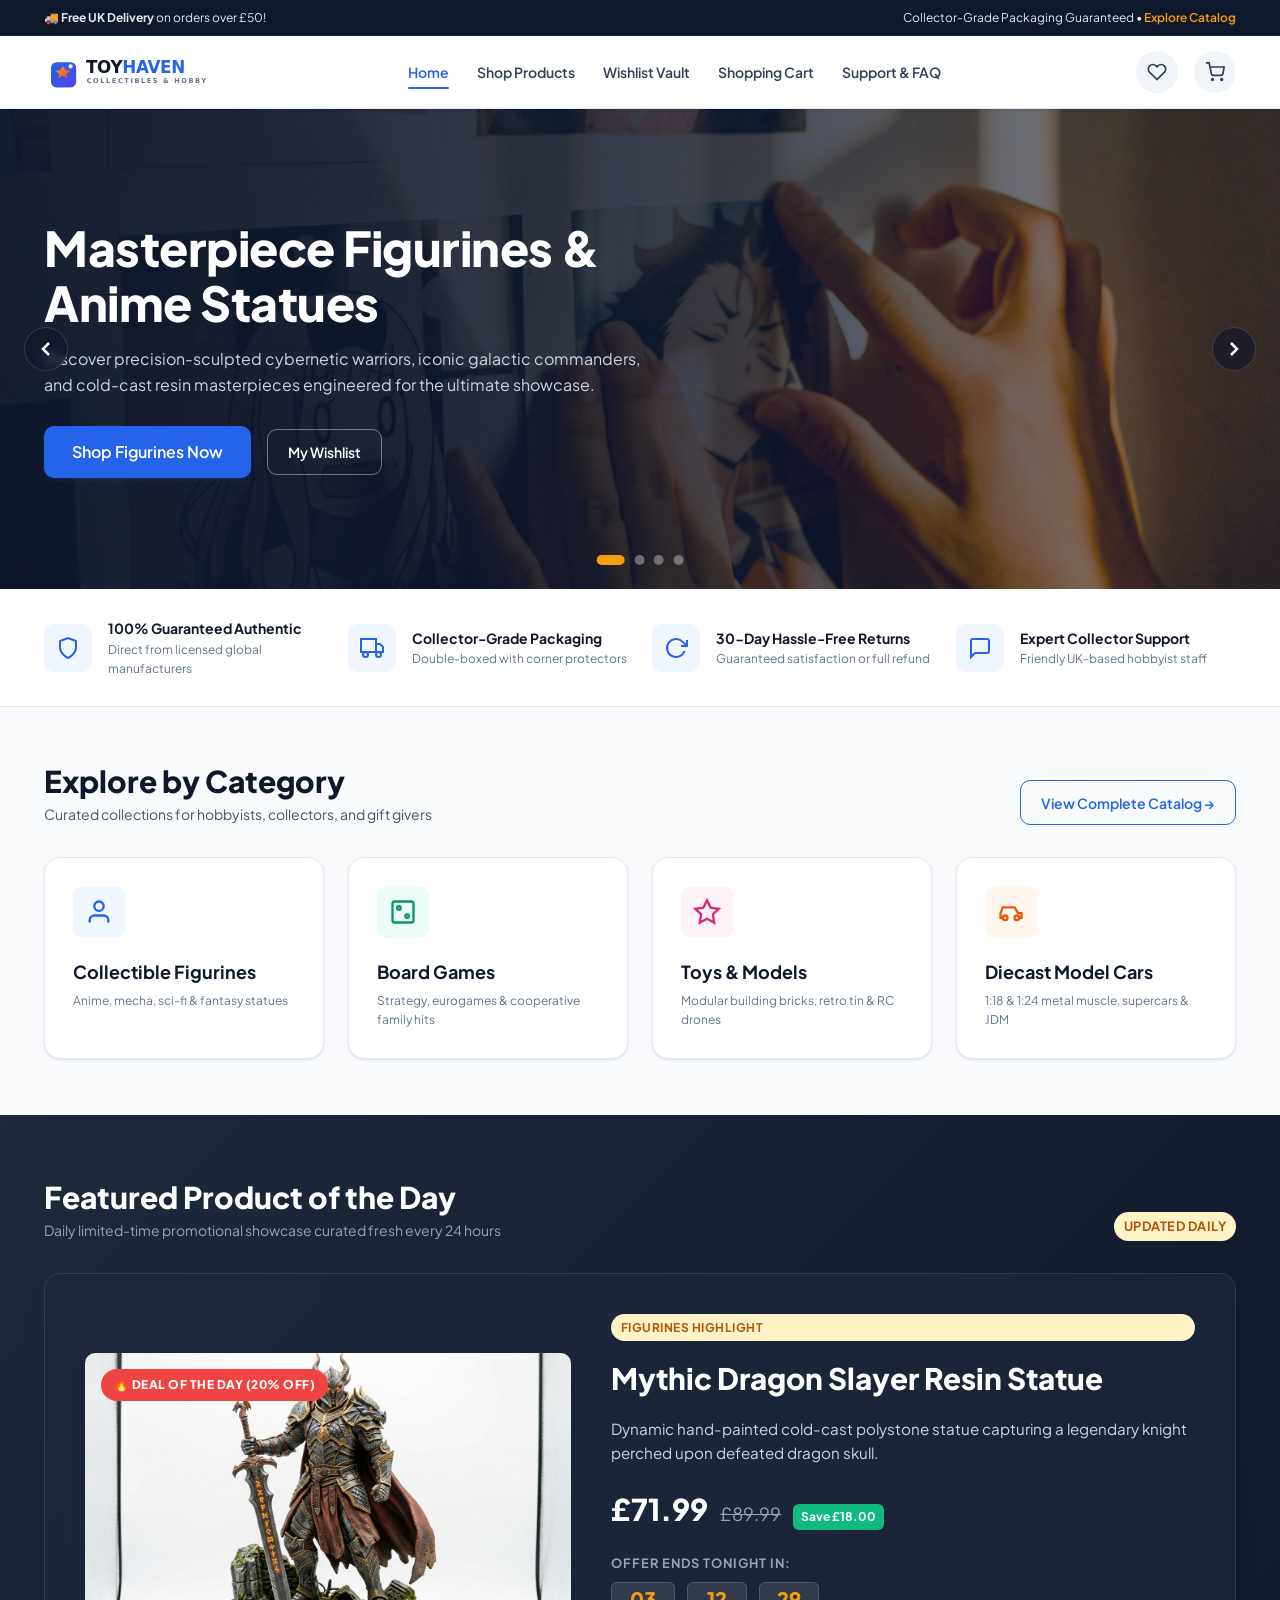
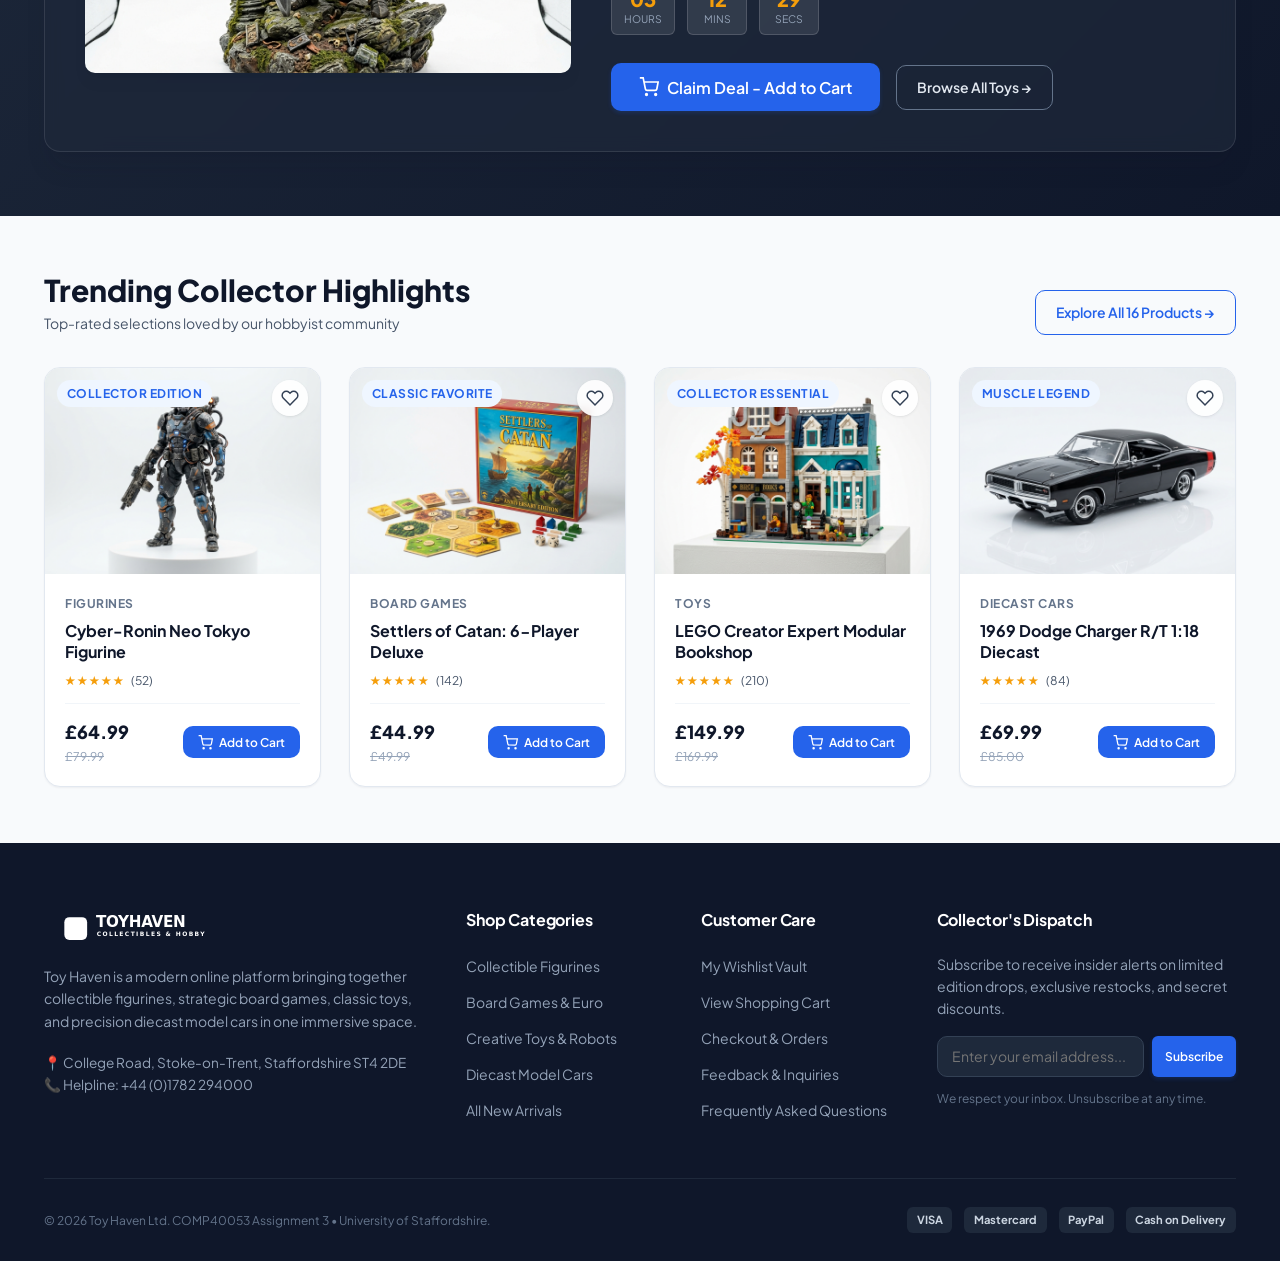
<file: index.html>
<!DOCTYPE html>
<html lang="en">
<head>
  <meta charset="UTF-8" />
  <meta name="viewport" content="width=device-width, initial-scale=1.0" />
  <meta name="description" content="Toy Haven - Premier online store for collectible figurines, designer toys, strategic board games, and precision diecast model cars." />
  <meta name="theme-color" content="#2563eb" />
  <title>Toy Haven | Collectibles, Toys &amp; Board Games</title>

  <!-- Favicon and PWA Manifest -->
  <link rel="icon" type="image/svg+xml" href="favicon.svg" />
  <link rel="apple-touch-icon" href="icons/icon-192.svg" />
  <link rel="manifest" href="manifest.json" />

  <!-- Google Fonts: Plus Jakarta Sans -->
  <link rel="preconnect" href="https://fonts.googleapis.com" />
  <link rel="preconnect" href="https://fonts.gstatic.com" crossorigin />
  <link href="https://fonts.googleapis.com/css2?family=Plus+Jakarta+Sans:wght@400;500;600;700;800&display=swap" rel="stylesheet" />

  <!-- Stylesheets -->
  <link rel="stylesheet" href="css/style.css" />
  <link rel="stylesheet" href="css/responsive.css" />
</head>
<body>

  <!-- Top Announcement Bar -->
  <div class="announcement-bar">
    <div class="container">
      <span>🚚 <strong>Free UK Delivery</strong> on orders over £50!</span>
      <span class="hide-sm">Collector-Grade Packaging Guaranteed &bull; <a href="products.html">Explore Catalog</a></span>
    </div>
  </div>

  <!-- Primary Header & Navigation -->
  <header class="site-header">
    <div class="container header-inner">
      <!-- Brand Logo -->
      <a href="index.html" class="header-brand" aria-label="Toy Haven Home">
        <img src="images/logo.svg" alt="Toy Haven Logo" width="200" height="50" />
      </a>

      <!-- Desktop & Mobile Navigation Links -->
      <nav class="main-nav" id="main-navigation" aria-label="Primary Navigation">
        <ul class="nav-list">
          <li><a href="index.html" class="nav-link active">Home</a></li>
          <li><a href="products.html" class="nav-link">Shop Products</a></li>
          <li><a href="wishlist.html" class="nav-link">Wishlist Vault</a></li>
          <li><a href="cart.html" class="nav-link">Shopping Cart</a></li>
          <li><a href="support.html" class="nav-link">Support &amp; FAQ</a></li>
        </ul>
      </nav>

      <!-- Action Icons (Wishlist, Cart & Mobile Menu Toggle) -->
      <div class="header-actions">
        <!-- Wishlist Icon Link -->
        <a href="wishlist.html" class="action-btn" title="View Wishlist" aria-label="View Wishlist">
          <svg viewBox="0 0 24 24"><path d="M20.84 4.61a5.5 5.5 0 0 0-7.78 0L12 5.67l-1.06-1.06a5.5 5.5 0 0 0-7.78 7.78l1.06 1.06L12 21.23l7.78-7.78 1.06-1.06a5.5 5.5 0 0 0 0-7.78z"></path></svg>
          <span class="counter-badge wishlist-counter-badge" style="display: none;">0</span>
        </a>

        <!-- Cart Icon Link -->
        <a href="cart.html" class="action-btn" title="View Shopping Cart" aria-label="View Shopping Cart">
          <svg viewBox="0 0 24 24"><circle cx="9" cy="21" r="1"></circle><circle cx="20" cy="21" r="1"></circle><path d="M1 1h4l2.68 13.39a2 2 0 0 0 2 1.61h9.72a2 2 0 0 0 2-1.61L23 6H6"></path></svg>
          <span class="counter-badge cart-counter-badge" style="display: none;">0</span>
        </a>

        <!-- Animated Mobile Hamburger Toggle -->
        <button class="hamburger-btn" aria-label="Toggle navigation menu" aria-expanded="false" aria-controls="main-navigation">
          <span class="hamburger-line line-1"></span>
          <span class="hamburger-line line-2"></span>
          <span class="hamburger-line line-3"></span>
        </button>
      </div>
    </div>
  </header>

  <main id="main-content">
    <!-- Hero Banner Auto-Rotating Carousel -->
    <section class="hero-slider-section" aria-label="Promotional Showcase Carousel" tabindex="0">
      <div class="hero-slider">
        <!-- Slide 1: Figurines -->
        <div class="hero-slide active" style="background-image: url('images/hero-figurines.jpg');">
          <div class="container">
            <div class="hero-content">
              <h1 class="hero-title">Masterpiece Figurines &amp; Anime Statues</h1>
              <p class="hero-desc">Discover precision-sculpted cybernetic warriors, iconic galactic commanders, and cold-cast resin masterpieces engineered for the ultimate showcase.</p>
              <div class="hero-actions">
                <a href="products.html?category=Figurines" class="btn btn-primary btn-lg">Shop Figurines Now</a>
                <a href="wishlist.html" class="btn btn-outline" style="border-color: rgba(255,255,255,0.4); color: #fff;">My Wishlist</a>
              </div>
            </div>
          </div>
        </div>

        <!-- Slide 2: Board Games -->
        <div class="hero-slide" style="background-image: url('images/hero-boardgames.jpg');">
          <div class="container">
            <div class="hero-content">
              <h2 class="hero-title">Epic Board Games &amp; Tabletop Classics</h2>
              <p class="hero-desc">From the bustling railway routes of Europe to the terraforming of Mars and the fertile shores of Catan. Gather your team for unforgettable game nights.</p>
              <div class="hero-actions">
                <a href="products.html?category=Board%20Games" class="btn btn-primary btn-lg">Explore Board Games</a>
                <a href="products.html" class="btn btn-outline" style="border-color: rgba(255,255,255,0.4); color: #fff;">View All Games</a>
              </div>
            </div>
          </div>
        </div>

        <!-- Slide 3: Toys -->
        <div class="hero-slide" style="background-image: url('images/hero-toys.jpg');">
          <div class="container">
            <div class="hero-content">
              <h2 class="hero-title">Modular Bricks, Robots &amp; Smart Drones</h2>
              <p class="hero-desc">Immerse your imagination with 2,500-piece modular architecture, retro clockwork tin robots, and high-performance 4K camera quadcopters.</p>
              <div class="hero-actions">
                <a href="products.html?category=Toys" class="btn btn-primary btn-lg">Shop Creative Toys</a>
                <a href="products.html" class="btn btn-outline" style="border-color: rgba(255,255,255,0.4); color: #fff;">Discover Tech</a>
              </div>
            </div>
          </div>
        </div>

        <!-- Slide 4: Diecast Cars -->
        <div class="hero-slide" style="background-image: url('images/hero-diecast.jpg');">
          <div class="container">
            <div class="hero-content">
              <h2 class="hero-title">Precision 1:18 &amp; 1:24 Diecast Model Cars</h2>
              <p class="hero-desc">American V8 muscle, track-bred German supercars, and Japanese touring legends featuring opening hoods, steering linkage, and rubber tires.</p>
              <div class="hero-actions">
                <a href="products.html?category=Diecast%20Cars" class="btn btn-primary btn-lg">Shop Diecast Cars</a>
                <a href="products.html" class="btn btn-outline" style="border-color: rgba(255,255,255,0.4); color: #fff;">All Replicas</a>
              </div>
            </div>
          </div>
        </div>
      </div>

      <!-- Carousel Navigation Arrows -->
      <button class="slider-arrow slider-prev" aria-label="Previous promotional banner">
        <svg width="24" height="24" viewBox="0 0 24 24" fill="none" stroke="currentColor" stroke-width="2.5"><polyline points="15 18 9 12 15 6"></polyline></svg>
      </button>
      <button class="slider-arrow slider-next" aria-label="Next promotional banner">
        <svg width="24" height="24" viewBox="0 0 24 24" fill="none" stroke="currentColor" stroke-width="2.5"><polyline points="9 18 15 12 9 6"></polyline></svg>
      </button>

      <!-- Carousel Dots Indicator -->
      <div class="slider-dots" role="tablist" aria-label="Banner slide indicators">
        <button class="dot active" role="tab" aria-selected="true" aria-label="Slide 1: Figurines"></button>
        <button class="dot" role="tab" aria-selected="false" aria-label="Slide 2: Board Games"></button>
        <button class="dot" role="tab" aria-selected="false" aria-label="Slide 3: Toys"></button>
        <button class="dot" role="tab" aria-selected="false" aria-label="Slide 4: Diecast Cars"></button>
      </div>
    </section>

    <!-- Trust & Quality Features Strip -->
    <section class="features-strip" aria-label="Store guarantees">
      <div class="container">
        <div class="features-grid">
          <div class="feature-item">
            <div class="feature-icon">
              <svg viewBox="0 0 24 24"><path d="M12 22s8-4 8-10V5l-8-3-8 3v7c0 6 8 10 8 10z"></path></svg>
            </div>
            <div class="feature-info">
              <h4>100% Guaranteed Authentic</h4>
              <p>Direct from licensed global manufacturers</p>
            </div>
          </div>
          <div class="feature-item">
            <div class="feature-icon">
              <svg viewBox="0 0 24 24"><rect x="1" y="3" width="15" height="13"></rect><polygon points="16 8 20 8 23 11 23 16 16 16 16 8"></polygon><circle cx="5.5" cy="18.5" r="2.5"></circle><circle cx="18.5" cy="18.5" r="2.5"></circle></svg>
            </div>
            <div class="feature-info">
              <h4>Collector-Grade Packaging</h4>
              <p>Double-boxed with corner protectors</p>
            </div>
          </div>
          <div class="feature-item">
            <div class="feature-icon">
              <svg viewBox="0 0 24 24"><polyline points="23 4 23 10 17 10"></polyline><path d="M20.49 15a9 9 0 1 1-2.12-9.36L23 10"></path></svg>
            </div>
            <div class="feature-info">
              <h4>30-Day Hassle-Free Returns</h4>
              <p>Guaranteed satisfaction or full refund</p>
            </div>
          </div>
          <div class="feature-item">
            <div class="feature-icon">
              <svg viewBox="0 0 24 24"><path d="M21 15a2 2 0 0 1-2 2H7l-4 4V5a2 2 0 0 1 2-2h14a2 2 0 0 1 2 2z"></path></svg>
            </div>
            <div class="feature-info">
              <h4>Expert Collector Support</h4>
              <p>Friendly UK-based hobbyist staff</p>
            </div>
          </div>
        </div>
      </div>
    </section>

    <!-- Categories Quick Explorer -->
    <section class="categories-section" aria-labelledby="cat-heading">
      <div class="container">
        <div class="section-header">
          <div>
            <h2 id="cat-heading" class="section-title">Explore by Category</h2>
            <p class="section-subtitle">Curated collections for hobbyists, collectors, and gift givers</p>
          </div>
          <a href="products.html" class="btn btn-outline">View Complete Catalog &rarr;</a>
        </div>

        <div class="category-grid">
          <a href="products.html?category=Figurines" class="category-card">
            <div class="category-card-icon cat-fig">
              <svg viewBox="0 0 24 24"><path d="M20 21v-2a4 4 0 0 0-4-4H8a4 4 0 0 0-4 4v2"></path><circle cx="12" cy="7" r="4"></circle></svg>
            </div>
            <h3>Collectible Figurines</h3>
            <p>Anime, mecha, sci-fi &amp; fantasy statues</p>
          </a>

          <a href="products.html?category=Board%20Games" class="category-card">
            <div class="category-card-icon cat-bg">
              <svg viewBox="0 0 24 24"><rect x="3" y="3" width="18" height="18" rx="2" ry="2"></rect><circle cx="8.5" cy="8.5" r="1.5"></circle><circle cx="15.5" cy="15.5" r="1.5"></circle></svg>
            </div>
            <h3>Board Games</h3>
            <p>Strategy, eurogames &amp; cooperative family hits</p>
          </a>

          <a href="products.html?category=Toys" class="category-card">
            <div class="category-card-icon cat-toy">
              <svg viewBox="0 0 24 24"><path d="M12 2l3.09 6.26L22 9.27l-5 4.87 1.18 6.88L12 17.77l-6.18 3.25L7 14.14 2 9.27l6.91-1.01L12 2z"></path></svg>
            </div>
            <h3>Toys &amp; Models</h3>
            <p>Modular building bricks, retro tin &amp; RC drones</p>
          </a>

          <a href="products.html?category=Diecast%20Cars" class="category-card">
            <div class="category-card-icon cat-car">
              <svg viewBox="0 0 24 24"><circle cx="7" cy="17" r="2"></circle><circle cx="17" cy="17" r="2"></circle><path d="M5 17H3v-4l2-5h10l3 5h3v4h-2"></path></svg>
            </div>
            <h3>Diecast Model Cars</h3>
            <p>1:18 &amp; 1:24 metal muscle, supercars &amp; JDM</p>
          </a>
        </div>
      </div>
    </section>

    <!-- Featured Product of the Day Section (Evaluated in Marking Scheme) -->
    <section class="deal-of-day-section" aria-labelledby="deal-heading">
      <div class="container">
        <div class="section-header" style="color: #fff;">
          <div>
            <h2 id="deal-heading" class="section-title" style="color: #fff;">Featured Product of the Day</h2>
            <p class="section-subtitle" style="color: #94a3b8;">Daily limited-time promotional showcase curated fresh every 24 hours</p>
          </div>
          <span class="badge badge-amber" style="font-size: 0.8rem;">UPDATED DAILY</span>
        </div>
        
        <!-- Populated via JavaScript dynamically -->
        <div id="deal-of-the-day-container"></div>
      </div>
    </section>

    <!-- Featured Highlights Section -->
    <section class="products-section" aria-labelledby="featured-heading">
      <div class="container">
        <div class="section-header">
          <div>
            <h2 id="featured-heading" class="section-title">Trending Collector Highlights</h2>
            <p class="section-subtitle">Top-rated selections loved by our hobbyist community</p>
          </div>
          <a href="products.html" class="btn btn-outline">Explore All 16 Products &rarr;</a>
        </div>

        <!-- Populated dynamically via js/home.js -->
        <div class="product-grid" id="featured-products-container"></div>
      </div>
    </section>
  </main>

  <!-- Site Footer -->
  <footer class="site-footer">
    <div class="container">
      <div class="footer-top">
        <!-- About Column -->
        <div class="footer-col-about">
          <a href="index.html">
            <img src="images/logo.svg" alt="Toy Haven Logo" class="footer-logo" width="180" height="45" />
          </a>
          <p class="footer-desc">
            Toy Haven is a modern online platform bringing together collectible figurines, strategic board games, classic toys, and precision diecast model cars in one immersive space.
          </p>
          <div style="font-size: 0.85rem; color: #94a3b8;">
            📍 College Road, Stoke-on-Trent, Staffordshire ST4 2DE<br />
            📞 Helpline: +44 (0)1782 294000
          </div>
        </div>

        <!-- Quick Links -->
        <div>
          <h3 class="footer-heading">Shop Categories</h3>
          <ul class="footer-links">
            <li><a href="products.html?category=Figurines">Collectible Figurines</a></li>
            <li><a href="products.html?category=Board%20Games">Board Games &amp; Euro</a></li>
            <li><a href="products.html?category=Toys">Creative Toys &amp; Robots</a></li>
            <li><a href="products.html?category=Diecast%20Cars">Diecast Model Cars</a></li>
            <li><a href="products.html">All New Arrivals</a></li>
          </ul>
        </div>

        <!-- Customer Care -->
        <div>
          <h3 class="footer-heading">Customer Care</h3>
          <ul class="footer-links">
            <li><a href="wishlist.html">My Wishlist Vault</a></li>
            <li><a href="cart.html">View Shopping Cart</a></li>
            <li><a href="checkout.html">Checkout &amp; Orders</a></li>
            <li><a href="support.html">Feedback &amp; Inquiries</a></li>
            <li><a href="support.html#faq">Frequently Asked Questions</a></li>
          </ul>
        </div>

        <!-- Newsletter Subscription Column -->
        <div>
          <h3 class="footer-heading">Collector's Dispatch</h3>
          <p class="footer-desc" style="margin-bottom: 1rem;">
            Subscribe to receive insider alerts on limited edition drops, exclusive restocks, and secret discounts.
          </p>
          <form class="newsletter-form" id="footer-newsletter-form">
            <div class="newsletter-input-group">
              <label for="newsletter-email" class="sr-only">Email address for newsletter</label>
              <input type="email" id="newsletter-email" class="newsletter-input" placeholder="Enter your email address..." required />
              <button type="submit" class="btn btn-primary btn-sm">Subscribe</button>
            </div>
            <p class="newsletter-disclaimer">We respect your inbox. Unsubscribe at any time.</p>
          </form>
        </div>
      </div>

      <!-- Footer Bottom -->
      <div class="footer-bottom">
        <p>&copy; 2026 Toy Haven Ltd. COMP40053 Assignment 3 &bull; University of Staffordshire.</p>
        <div class="footer-badges">
          <span class="payment-badge">VISA</span>
          <span class="payment-badge">Mastercard</span>
          <span class="payment-badge">PayPal</span>
          <span class="payment-badge">Cash on Delivery</span>
        </div>
      </div>
    </div>
  </footer>

  <!-- Scripts -->
  <script src="js/products-data.js?v=4.0"></script>
  <script src="js/main.js?v=4.0"></script>
  <script src="js/home.js?v=4.0"></script>
</body>
</html>
</file>
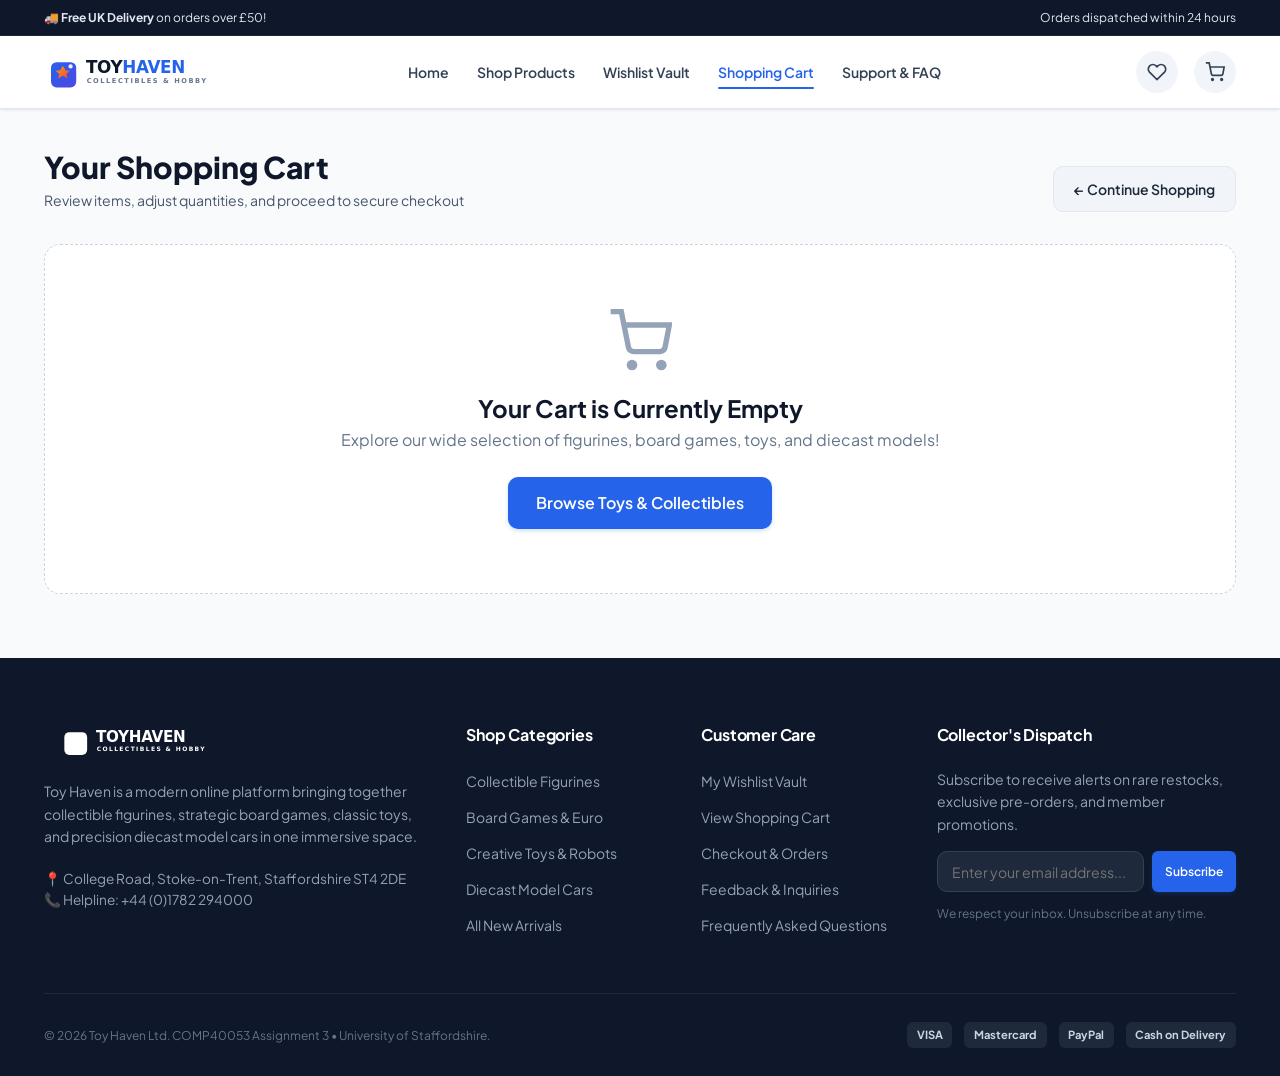
<file: cart.html>
<!DOCTYPE html>
<html lang="en">
<head>
  <meta charset="UTF-8" />
  <meta name="viewport" content="width=device-width, initial-scale=1.0" />
  <meta name="description" content="Review your selected collectibles, adjust quantities, calculate delivery, and checkout securely at Toy Haven." />
  <meta name="theme-color" content="#2563eb" />
  <title>Shopping Cart | Toy Haven</title>

  <!-- Favicon and PWA Manifest -->
  <link rel="icon" type="image/svg+xml" href="favicon.svg" />
  <link rel="apple-touch-icon" href="icons/icon-192.svg" />
  <link rel="manifest" href="manifest.json" />

  <!-- Google Fonts -->
  <link rel="preconnect" href="https://fonts.googleapis.com" />
  <link rel="preconnect" href="https://fonts.gstatic.com" crossorigin />
  <link href="https://fonts.googleapis.com/css2?family=Plus+Jakarta+Sans:wght@400;500;600;700;800&display=swap" rel="stylesheet" />

  <!-- Stylesheets -->
  <link rel="stylesheet" href="css/style.css" />
  <link rel="stylesheet" href="css/responsive.css" />
</head>
<body>

  <!-- Top Announcement Bar -->
  <div class="announcement-bar">
    <div class="container">
      <span>🚚 <strong>Free UK Delivery</strong> on orders over £50!</span>
      <span class="hide-sm">Orders dispatched within 24 hours</span>
    </div>
  </div>

  <!-- Primary Header -->
  <header class="site-header">
    <div class="container header-inner">
      <a href="index.html" class="header-brand" aria-label="Toy Haven Home">
        <img src="images/logo.svg" alt="Toy Haven Logo" width="200" height="50" />
      </a>

      <nav class="main-nav" id="main-navigation" aria-label="Primary Navigation">
        <ul class="nav-list">
          <li><a href="index.html" class="nav-link">Home</a></li>
          <li><a href="products.html" class="nav-link">Shop Products</a></li>
          <li><a href="wishlist.html" class="nav-link">Wishlist Vault</a></li>
          <li><a href="cart.html" class="nav-link active">Shopping Cart</a></li>
          <li><a href="support.html" class="nav-link">Support &amp; FAQ</a></li>
        </ul>
      </nav>

      <div class="header-actions">
        <a href="wishlist.html" class="action-btn" title="View Wishlist" aria-label="View Wishlist">
          <svg viewBox="0 0 24 24"><path d="M20.84 4.61a5.5 5.5 0 0 0-7.78 0L12 5.67l-1.06-1.06a5.5 5.5 0 0 0-7.78 7.78l1.06 1.06L12 21.23l7.78-7.78 1.06-1.06a5.5 5.5 0 0 0 0-7.78z"></path></svg>
          <span class="counter-badge wishlist-counter-badge" style="display: none;">0</span>
        </a>

        <a href="cart.html" class="action-btn" title="View Shopping Cart" aria-label="View Shopping Cart">
          <svg viewBox="0 0 24 24"><circle cx="9" cy="21" r="1"></circle><circle cx="20" cy="21" r="1"></circle><path d="M1 1h4l2.68 13.39a2 2 0 0 0 2 1.61h9.72a2 2 0 0 0 2-1.61L23 6H6"></path></svg>
          <span class="counter-badge cart-counter-badge" style="display: none;">0</span>
        </a>

        <button class="hamburger-btn" aria-label="Toggle navigation menu" aria-expanded="false" aria-controls="main-navigation">
          <span class="hamburger-line line-1"></span>
          <span class="hamburger-line line-2"></span>
          <span class="hamburger-line line-3"></span>
        </button>
      </div>
    </div>
  </header>

  <main id="main-content" class="container" style="padding-top: 2.5rem; padding-bottom: 4rem;">
    <!-- Breadcrumb & Title -->
    <div class="section-header">
      <div>
        <h1 class="section-title">Your Shopping Cart</h1>
        <p class="section-subtitle">Review items, adjust quantities, and proceed to secure checkout</p>
      </div>
      <a href="products.html" class="btn btn-secondary">&larr; Continue Shopping</a>
    </div>

    <!-- Empty Cart State -->
    <div id="cart-empty-state" class="empty-state" style="display: none;">
      <svg viewBox="0 0 24 24" fill="none" stroke="currentColor" stroke-width="2">
        <circle cx="9" cy="21" r="1"></circle>
        <circle cx="20" cy="21" r="1"></circle>
        <path d="M1 1h4l2.68 13.39a2 2 0 0 0 2 1.61h9.72a2 2 0 0 0 2-1.61L23 6H6"></path>
      </svg>
      <h2>Your Cart is Currently Empty</h2>
      <p style="color: #64748b; margin-bottom: 1.5rem;">Explore our wide selection of figurines, board games, toys, and diecast models!</p>
      <a href="products.html" class="btn btn-primary btn-lg">Browse Toys &amp; Collectibles</a>
    </div>

    <!-- Active Cart Layout (Table + Summary Card) -->
    <div class="cart-layout" id="cart-layout">
      <!-- Items Table Card -->
      <section class="cart-items-card" aria-label="Cart Items List">
        <div class="cart-table-wrapper">
          <table class="cart-table" aria-label="Shopping Cart Products">
            <thead>
              <tr>
                <th scope="col">Product Item</th>
                <th scope="col">Price</th>
                <th scope="col">Quantity</th>
                <th scope="col">Subtotal</th>
                <th scope="col" style="text-align: right;">Action</th>
              </tr>
            </thead>
            <tbody id="cart-table-body">
              <!-- Dynamically populated via js/cart.js -->
            </tbody>
          </table>
        </div>

        <div style="display: flex; justify-content: space-between; align-items: center; margin-top: 1.75rem; padding-top: 1.25rem; border-top: 1px solid var(--border-color); flex-wrap: wrap; gap: 1rem;">
          <a href="products.html" class="btn btn-secondary btn-sm">&larr; Add More Toys</a>
          <button class="btn btn-danger btn-sm" id="btn-clear-cart">
            <svg width="15" height="15" viewBox="0 0 24 24" fill="none" stroke="currentColor" stroke-width="2"><polyline points="3 6 5 6 21 6"></polyline><path d="M19 6v14a2 2 0 0 1-2 2H7a2 2 0 0 1-2-2V6m3 0V4a2 2 0 0 1 2-2h4a2 2 0 0 1 2 2v2"></path></svg>
            Clear Entire Cart
          </button>
        </div>
      </section>

      <!-- Cart Summary Card -->
      <aside class="cart-summary-card" aria-label="Order Cost Summary">
        <h2 class="summary-title">Order Summary</h2>

        <!-- Free Delivery Progress Tracker -->
        <div>
          <p id="free-shipping-text" style="font-size: 0.8rem; color: #475569; margin-bottom: 0.25rem;">
            Add £50.00 to qualify for free delivery
          </p>
          <div class="shipping-progress">
            <div class="shipping-progress-bar" id="shipping-progress-bar"></div>
          </div>
        </div>

        <!-- Price Breakdown -->
        <div class="summary-row">
          <span>Items Subtotal:</span>
          <strong id="cart-subtotal" style="color: #0f172a;">£0.00</strong>
        </div>

        <div class="summary-row">
          <span>Estimated Delivery:</span>
          <strong id="cart-shipping" style="color: #0f172a;">£4.99</strong>
        </div>

        <div class="summary-row" id="cart-discount-row" style="display: none; color: #10b981;">
          <span>Promo Discount:</span>
          <strong id="cart-discount">-£0.00</strong>
        </div>

        <!-- Promo Code Input -->
        <form class="promo-form" id="promo-form">
          <label for="promo-input" class="sr-only">Discount promo code</label>
          <input type="text" id="promo-input" class="promo-input" placeholder="Promo code (e.g. TOY10)" />
          <button type="submit" class="btn btn-secondary btn-sm">Apply</button>
        </form>

        <div class="summary-row total-row">
          <span>Estimated Total:</span>
          <span id="cart-total" style="color: var(--primary);">£0.00</span>
        </div>

        <div style="margin-top: 1.5rem; display: flex; flex-direction: column; gap: 0.75rem;">
          <a href="checkout.html" class="btn btn-primary btn-lg" style="width: 100%;">
            Proceed to Checkout &rarr;
          </a>
          <span style="font-size: 0.75rem; text-align: center; color: #64748b;">
            🔒 256-Bit SSL Encrypted &bull; Guaranteed Safe Checkout
          </span>
        </div>
      </aside>
    </div>
  </main>

  <!-- Site Footer -->
  <footer class="site-footer">
    <div class="container">
      <div class="footer-top">
        <div class="footer-col-about">
          <a href="index.html">
            <img src="images/logo.svg" alt="Toy Haven Logo" class="footer-logo" width="180" height="45" />
          </a>
          <p class="footer-desc">
            Toy Haven is a modern online platform bringing together collectible figurines, strategic board games, classic toys, and precision diecast model cars in one immersive space.
          </p>
          <div style="font-size: 0.85rem; color: #94a3b8;">
            📍 College Road, Stoke-on-Trent, Staffordshire ST4 2DE<br />
            📞 Helpline: +44 (0)1782 294000
          </div>
        </div>

        <div>
          <h3 class="footer-heading">Shop Categories</h3>
          <ul class="footer-links">
            <li><a href="products.html?category=Figurines">Collectible Figurines</a></li>
            <li><a href="products.html?category=Board%20Games">Board Games &amp; Euro</a></li>
            <li><a href="products.html?category=Toys">Creative Toys &amp; Robots</a></li>
            <li><a href="products.html?category=Diecast%20Cars">Diecast Model Cars</a></li>
            <li><a href="products.html">All New Arrivals</a></li>
          </ul>
        </div>

        <div>
          <h3 class="footer-heading">Customer Care</h3>
          <ul class="footer-links">
            <li><a href="wishlist.html">My Wishlist Vault</a></li>
            <li><a href="cart.html">View Shopping Cart</a></li>
            <li><a href="checkout.html">Checkout &amp; Orders</a></li>
            <li><a href="support.html">Feedback &amp; Inquiries</a></li>
            <li><a href="support.html#faq">Frequently Asked Questions</a></li>
          </ul>
        </div>

        <div>
          <h3 class="footer-heading">Collector's Dispatch</h3>
          <p class="footer-desc" style="margin-bottom: 1rem;">
            Subscribe to receive alerts on rare restocks, exclusive pre-orders, and member promotions.
          </p>
          <form class="newsletter-form" id="footer-newsletter-form">
            <div class="newsletter-input-group">
              <label for="newsletter-email-cart" class="sr-only">Email address for newsletter</label>
              <input type="email" id="newsletter-email-cart" class="newsletter-input" placeholder="Enter your email address..." required />
              <button type="submit" class="btn btn-primary btn-sm">Subscribe</button>
            </div>
            <p class="newsletter-disclaimer">We respect your inbox. Unsubscribe at any time.</p>
          </form>
        </div>
      </div>

      <div class="footer-bottom">
        <p>&copy; 2026 Toy Haven Ltd. COMP40053 Assignment 3 &bull; University of Staffordshire.</p>
        <div class="footer-badges">
          <span class="payment-badge">VISA</span>
          <span class="payment-badge">Mastercard</span>
          <span class="payment-badge">PayPal</span>
          <span class="payment-badge">Cash on Delivery</span>
        </div>
      </div>
    </div>
  </footer>

  <!-- Scripts -->
  <script src="js/products-data.js?v=4.0"></script>
  <script src="js/main.js?v=4.0"></script>
  <script src="js/cart.js?v=4.0"></script>
</body>
</html>
</file>
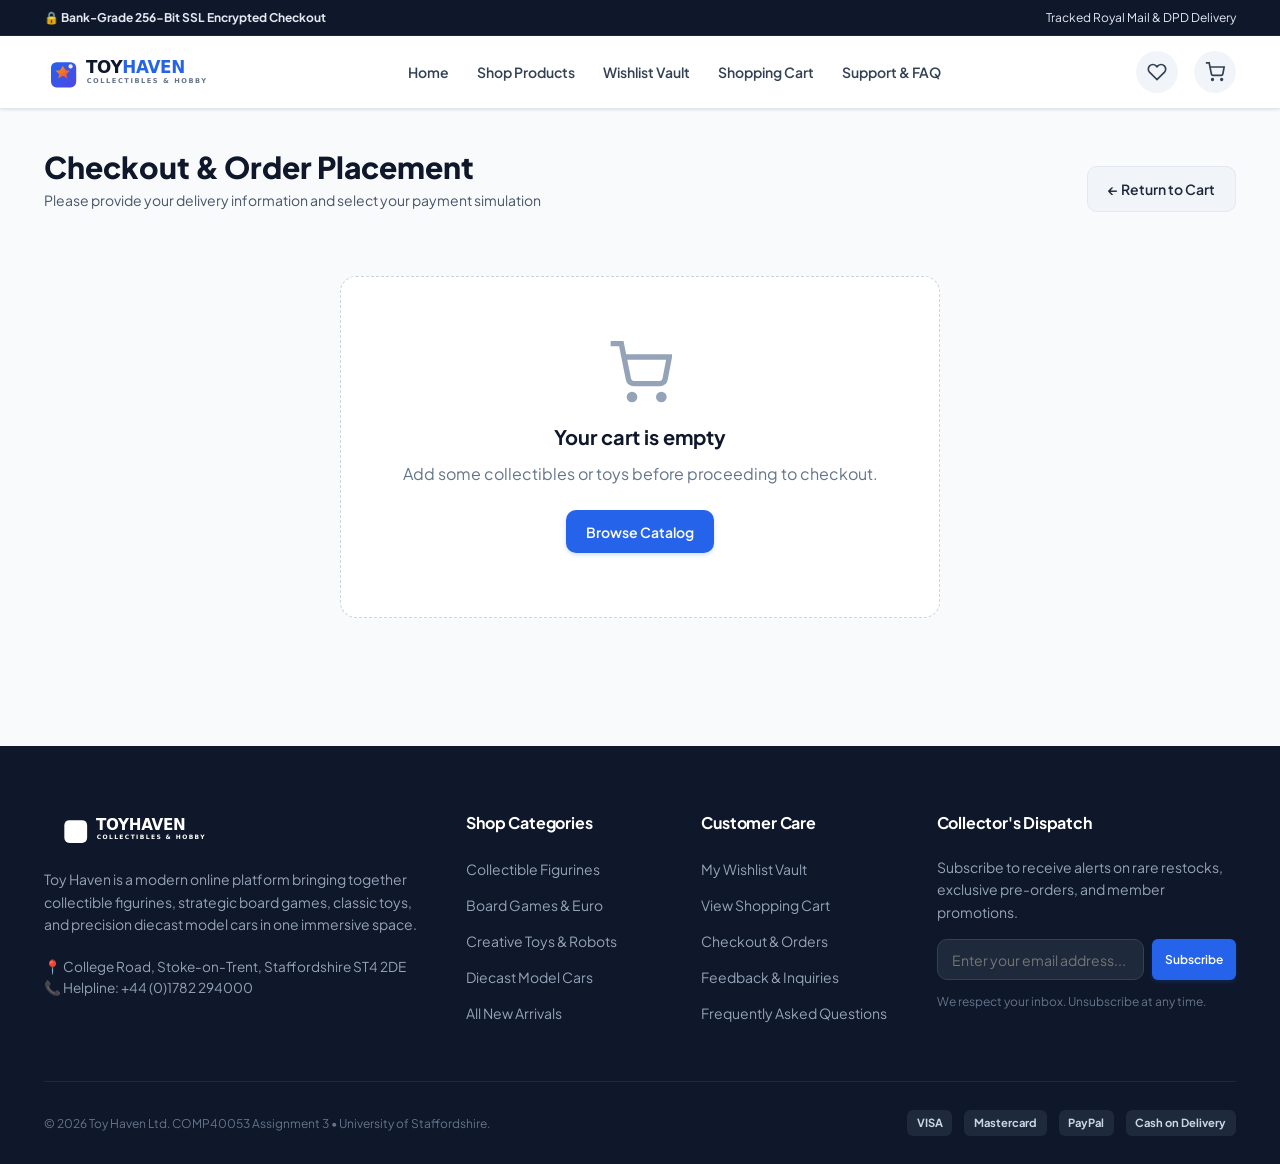
<file: checkout.html>
<!DOCTYPE html>
<html lang="en">
<head>
  <meta charset="UTF-8" />
  <meta name="viewport" content="width=device-width, initial-scale=1.0" />
  <meta name="description" content="Secure Checkout at Toy Haven - Enter shipping and payment details to complete your order." />
  <meta name="theme-color" content="#2563eb" />
  <title>Checkout | Toy Haven</title>

  <!-- Favicon and PWA Manifest -->
  <link rel="icon" type="image/svg+xml" href="favicon.svg" />
  <link rel="apple-touch-icon" href="icons/icon-192.svg" />
  <link rel="manifest" href="manifest.json" />

  <!-- Google Fonts -->
  <link rel="preconnect" href="https://fonts.googleapis.com" />
  <link rel="preconnect" href="https://fonts.gstatic.com" crossorigin />
  <link href="https://fonts.googleapis.com/css2?family=Plus+Jakarta+Sans:wght@400;500;600;700;800&display=swap" rel="stylesheet" />

  <!-- Stylesheets -->
  <link rel="stylesheet" href="css/style.css" />
  <link rel="stylesheet" href="css/responsive.css" />
</head>
<body>

  <!-- Top Announcement Bar -->
  <div class="announcement-bar">
    <div class="container">
      <span>🔒 <strong>Bank-Grade 256-Bit SSL Encrypted Checkout</strong></span>
      <span class="hide-sm">Tracked Royal Mail &amp; DPD Delivery</span>
    </div>
  </div>

  <!-- Primary Header -->
  <header class="site-header">
    <div class="container header-inner">
      <a href="index.html" class="header-brand" aria-label="Toy Haven Home">
        <img src="images/logo.svg" alt="Toy Haven Logo" width="200" height="50" />
      </a>

      <nav class="main-nav" id="main-navigation" aria-label="Primary Navigation">
        <ul class="nav-list">
          <li><a href="index.html" class="nav-link">Home</a></li>
          <li><a href="products.html" class="nav-link">Shop Products</a></li>
          <li><a href="wishlist.html" class="nav-link">Wishlist Vault</a></li>
          <li><a href="cart.html" class="nav-link">Shopping Cart</a></li>
          <li><a href="support.html" class="nav-link">Support &amp; FAQ</a></li>
        </ul>
      </nav>

      <div class="header-actions">
        <a href="wishlist.html" class="action-btn" title="View Wishlist" aria-label="View Wishlist">
          <svg viewBox="0 0 24 24"><path d="M20.84 4.61a5.5 5.5 0 0 0-7.78 0L12 5.67l-1.06-1.06a5.5 5.5 0 0 0-7.78 7.78l1.06 1.06L12 21.23l7.78-7.78 1.06-1.06a5.5 5.5 0 0 0 0-7.78z"></path></svg>
          <span class="counter-badge wishlist-counter-badge" style="display: none;">0</span>
        </a>

        <a href="cart.html" class="action-btn" title="View Shopping Cart" aria-label="View Shopping Cart">
          <svg viewBox="0 0 24 24"><circle cx="9" cy="21" r="1"></circle><circle cx="20" cy="21" r="1"></circle><path d="M1 1h4l2.68 13.39a2 2 0 0 0 2 1.61h9.72a2 2 0 0 0 2-1.61L23 6H6"></path></svg>
          <span class="counter-badge cart-counter-badge" style="display: none;">0</span>
        </a>

        <button class="hamburger-btn" aria-label="Toggle navigation menu" aria-expanded="false" aria-controls="main-navigation">
          <span class="hamburger-line line-1"></span>
          <span class="hamburger-line line-2"></span>
          <span class="hamburger-line line-3"></span>
        </button>
      </div>
    </div>
  </header>

  <main id="main-content" class="container" style="padding-top: 2.5rem; padding-bottom: 4rem;">
    <!-- Page Header -->
    <div class="section-header">
      <div>
        <h1 class="section-title">Checkout &amp; Order Placement</h1>
        <p class="section-subtitle">Please provide your delivery information and select your payment simulation</p>
      </div>
      <a href="cart.html" class="btn btn-secondary">&larr; Return to Cart</a>
    </div>

    <!-- Checkout Main Container -->
    <div id="checkout-container">
      <div class="checkout-layout">
        <!-- Left: Validated Checkout Form -->
        <section class="checkout-card" aria-label="Shipping and Payment Details">
          <form id="checkout-form" novalidate>
            <!-- Step 1: Customer & Delivery Details -->
            <fieldset class="form-fieldset">
              <legend class="form-legend">
                <span class="legend-number">1</span>
                <span>Contact &amp; Delivery Information</span>
              </legend>

              <div class="form-grid">
                <div class="form-group col-full">
                  <label for="fullName" class="form-label">Full Name <span style="color: #ef4444;">*</span></label>
                  <input type="text" id="fullName" class="form-input" placeholder="e.g. Alexander Walker" required />
                  <span class="form-error">Please enter your full first and last name.</span>
                </div>

                <div class="form-group col-full">
                  <label for="email" class="form-label">Email Address <span style="color: #ef4444;">*</span></label>
                  <input type="email" id="email" class="form-input" placeholder="e.g. alexander.walker@example.co.uk" required />
                  <span class="form-error">Please enter a valid email address.</span>
                </div>

                <div class="form-group col-full">
                  <label for="address" class="form-label">Street Delivery Address <span style="color: #ef4444;">*</span></label>
                  <input type="text" id="address" class="form-input" placeholder="e.g. 14 High Street, Apt 2B" required />
                  <span class="form-error">Please enter your street address.</span>
                </div>

                <div class="form-group">
                  <label for="city" class="form-label">City / Town <span style="color: #ef4444;">*</span></label>
                  <input type="text" id="city" class="form-input" placeholder="e.g. Stoke-on-Trent" required />
                  <span class="form-error">Please enter your city.</span>
                </div>

                <div class="form-group">
                  <label for="postcode" class="form-label">Postal Code <span style="color: #ef4444;">*</span></label>
                  <input type="text" id="postcode" class="form-input" placeholder="e.g. ST4 2DE" required />
                  <span class="form-error">Please enter a valid postal code.</span>
                </div>
              </div>
            </fieldset>

            <!-- Step 2: Payment Simulation -->
            <fieldset class="form-fieldset">
              <legend class="form-legend">
                <span class="legend-number">2</span>
                <span>Payment Method Simulation</span>
              </legend>

              <div class="payment-methods-grid">
                <!-- Option 1: Credit / Debit Card -->
                <label class="payment-method-card is-selected" for="pay-card">
                  <input type="radio" id="pay-card" name="paymentMethod" value="card" checked />
                  <div class="payment-label-wrap">
                    <strong style="display: block; font-size: 0.9rem;">Credit / Debit Card</strong>
                    <span style="font-size: 0.75rem; color: #64748b;">Visa, Mastercard, Amex</span>
                  </div>
                </label>

                <!-- Option 2: Cash on Delivery -->
                <label class="payment-method-card" for="pay-cod">
                  <input type="radio" id="pay-cod" name="paymentMethod" value="cod" />
                  <div class="payment-label-wrap">
                    <strong style="display: block; font-size: 0.9rem;">Cash on Delivery</strong>
                    <span style="font-size: 0.75rem; color: #64748b;">Pay upon courier receipt</span>
                  </div>
                </label>
              </div>

              <!-- Card Input Details Sub-box (Shown when card is selected) -->
              <div id="card-details-section" class="card-details-box">
                <div class="form-grid">
                  <div class="form-group col-full">
                    <label for="card-number" class="form-label">Card Number <span style="color: #ef4444;">*</span></label>
                    <input type="text" id="card-number" class="form-input" placeholder="4532 •••• •••• 8892" maxlength="19" />
                    <span class="form-error">Please enter a valid 16-digit card number.</span>
                  </div>

                  <div class="form-group">
                    <label for="card-expiry" class="form-label">Expiry Date <span style="color: #ef4444;">*</span></label>
                    <input type="text" id="card-expiry" class="form-input" placeholder="MM/YY" maxlength="5" />
                    <span class="form-error">Enter MM/YY.</span>
                  </div>

                  <div class="form-group">
                    <label for="card-cvv" class="form-label">CVV / CVC <span style="color: #ef4444;">*</span></label>
                    <input type="password" id="card-cvv" class="form-input" placeholder="123" maxlength="4" />
                    <span class="form-error">3 or 4 digits.</span>
                  </div>
                </div>
              </div>
            </fieldset>

            <button type="submit" class="btn btn-primary btn-lg" style="width: 100%;">
              Place Order &amp; Confirm Purchase &rarr;
            </button>
          </form>
        </section>

        <!-- Right: Real-time Order Summary Sidebar -->
        <aside class="order-summary-sidebar" aria-label="Review Order Summary">
          <h2 class="summary-title">Order Summary</h2>

          <div id="checkout-items-list" class="order-items-mini">
            <!-- Dynamically populated from Cart via js/checkout.js -->
          </div>

          <div class="summary-row">
            <span>Items Subtotal:</span>
            <strong id="checkout-subtotal" style="color: #0f172a;">£0.00</strong>
          </div>

          <div class="summary-row">
            <span>Delivery:</span>
            <strong id="checkout-shipping" style="color: #0f172a;">£4.99</strong>
          </div>

          <div class="summary-row" id="checkout-discount-row" style="display: none; color: #10b981;">
            <span>Discount:</span>
            <strong id="checkout-discount">-£0.00</strong>
          </div>

          <div class="summary-row total-row">
            <span>Grand Total:</span>
            <span id="checkout-total" style="color: var(--primary);">£0.00</span>
          </div>

          <div style="margin-top: 1.5rem; padding: 1rem; background-color: #f1f5f9; border-radius: 8px; font-size: 0.75rem; color: #475569;">
            🛡️ <strong>Collector Guarantee:</strong> If your collectible arrives damaged or altered, return it within 30 days for an instant replacement or full refund.
          </div>
        </aside>
      </div>
    </div>
  </main>

  <!-- Site Footer -->
  <footer class="site-footer">
    <div class="container">
      <div class="footer-top">
        <div class="footer-col-about">
          <a href="index.html">
            <img src="images/logo.svg" alt="Toy Haven Logo" class="footer-logo" width="180" height="45" />
          </a>
          <p class="footer-desc">
            Toy Haven is a modern online platform bringing together collectible figurines, strategic board games, classic toys, and precision diecast model cars in one immersive space.
          </p>
          <div style="font-size: 0.85rem; color: #94a3b8;">
            📍 College Road, Stoke-on-Trent, Staffordshire ST4 2DE<br />
            📞 Helpline: +44 (0)1782 294000
          </div>
        </div>

        <div>
          <h3 class="footer-heading">Shop Categories</h3>
          <ul class="footer-links">
            <li><a href="products.html?category=Figurines">Collectible Figurines</a></li>
            <li><a href="products.html?category=Board%20Games">Board Games &amp; Euro</a></li>
            <li><a href="products.html?category=Toys">Creative Toys &amp; Robots</a></li>
            <li><a href="products.html?category=Diecast%20Cars">Diecast Model Cars</a></li>
            <li><a href="products.html">All New Arrivals</a></li>
          </ul>
        </div>

        <div>
          <h3 class="footer-heading">Customer Care</h3>
          <ul class="footer-links">
            <li><a href="wishlist.html">My Wishlist Vault</a></li>
            <li><a href="cart.html">View Shopping Cart</a></li>
            <li><a href="checkout.html">Checkout &amp; Orders</a></li>
            <li><a href="support.html">Feedback &amp; Inquiries</a></li>
            <li><a href="support.html#faq">Frequently Asked Questions</a></li>
          </ul>
        </div>

        <div>
          <h3 class="footer-heading">Collector's Dispatch</h3>
          <p class="footer-desc" style="margin-bottom: 1rem;">
            Subscribe to receive alerts on rare restocks, exclusive pre-orders, and member promotions.
          </p>
          <form class="newsletter-form" id="footer-newsletter-form">
            <div class="newsletter-input-group">
              <label for="newsletter-email-checkout" class="sr-only">Email address for newsletter</label>
              <input type="email" id="newsletter-email-checkout" class="newsletter-input" placeholder="Enter your email address..." required />
              <button type="submit" class="btn btn-primary btn-sm">Subscribe</button>
            </div>
            <p class="newsletter-disclaimer">We respect your inbox. Unsubscribe at any time.</p>
          </form>
        </div>
      </div>

      <div class="footer-bottom">
        <p>&copy; 2026 Toy Haven Ltd. COMP40053 Assignment 3 &bull; University of Staffordshire.</p>
        <div class="footer-badges">
          <span class="payment-badge">VISA</span>
          <span class="payment-badge">Mastercard</span>
          <span class="payment-badge">PayPal</span>
          <span class="payment-badge">Cash on Delivery</span>
        </div>
      </div>
    </div>
  </footer>

  <!-- Scripts -->
  <script src="js/products-data.js?v=4.0"></script>
  <script src="js/main.js?v=4.0"></script>
  <script src="js/checkout.js?v=4.0"></script>
</body>
</html>
</file>
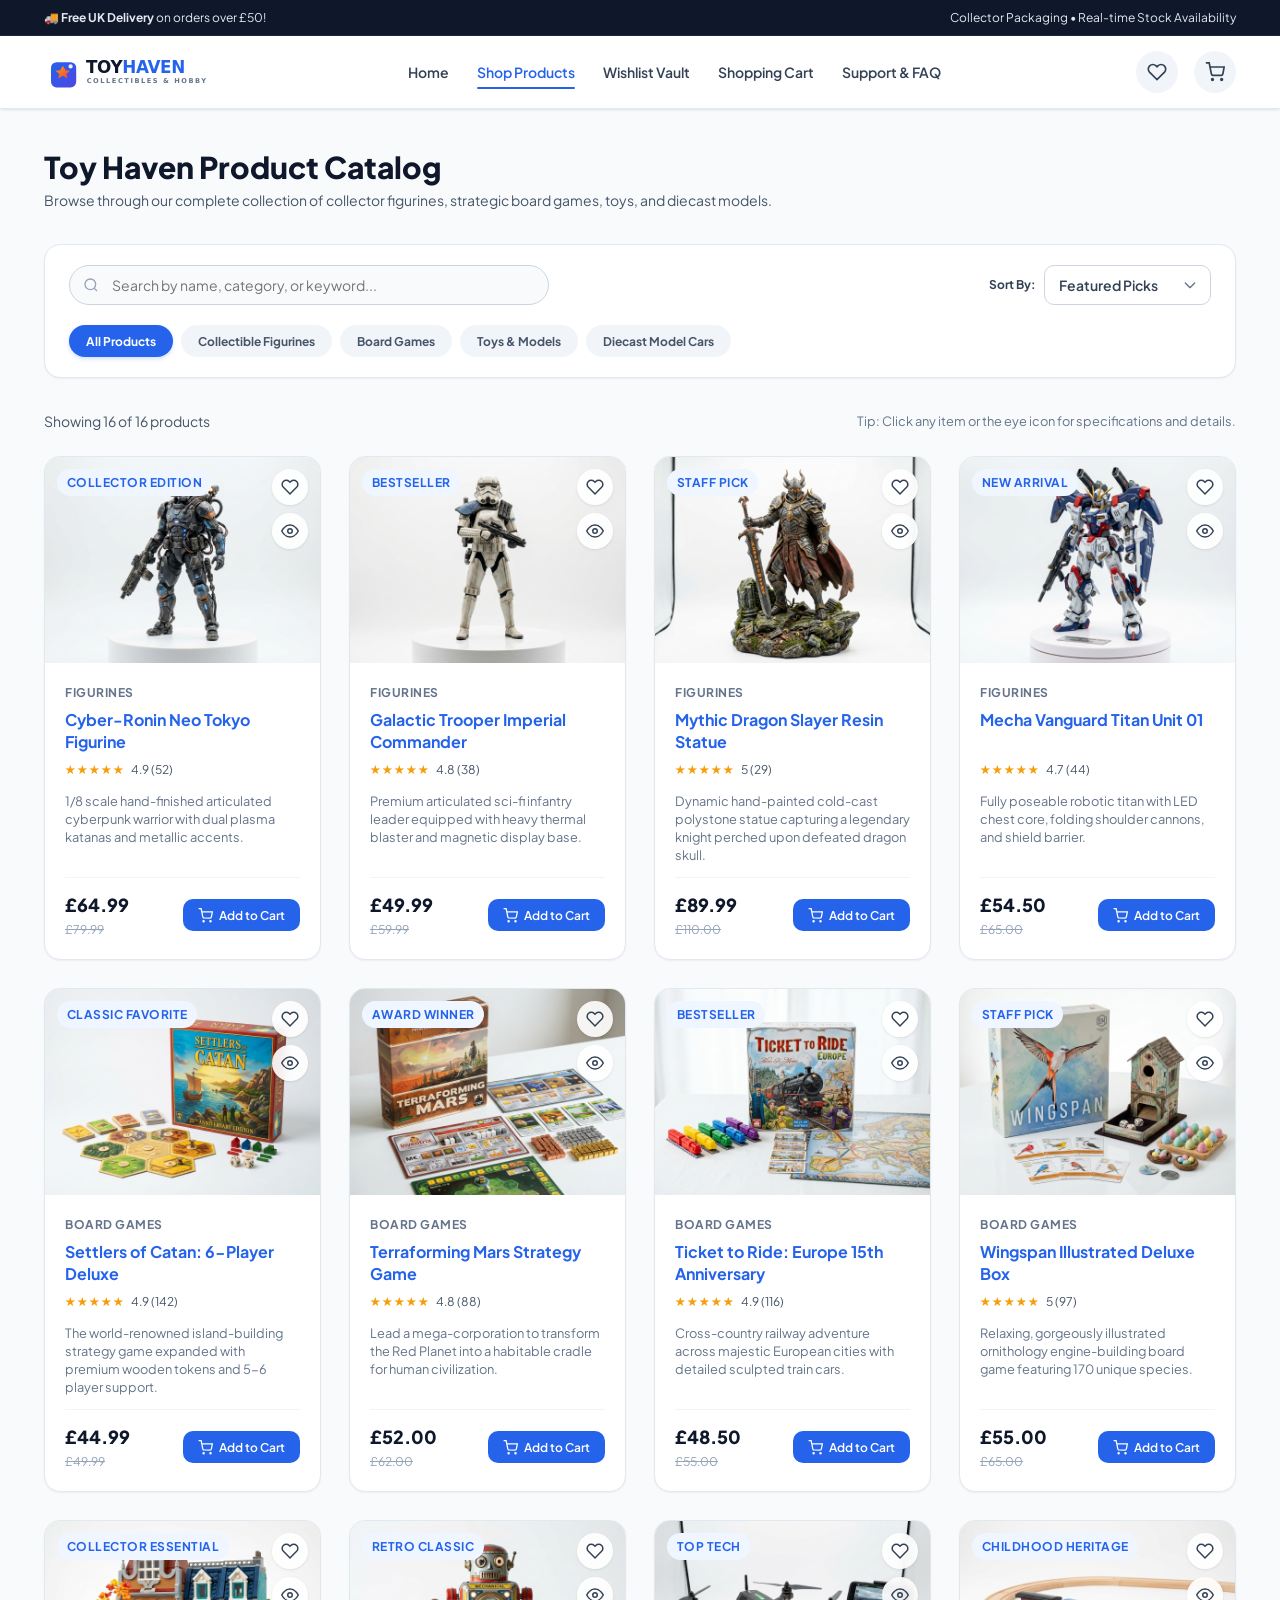
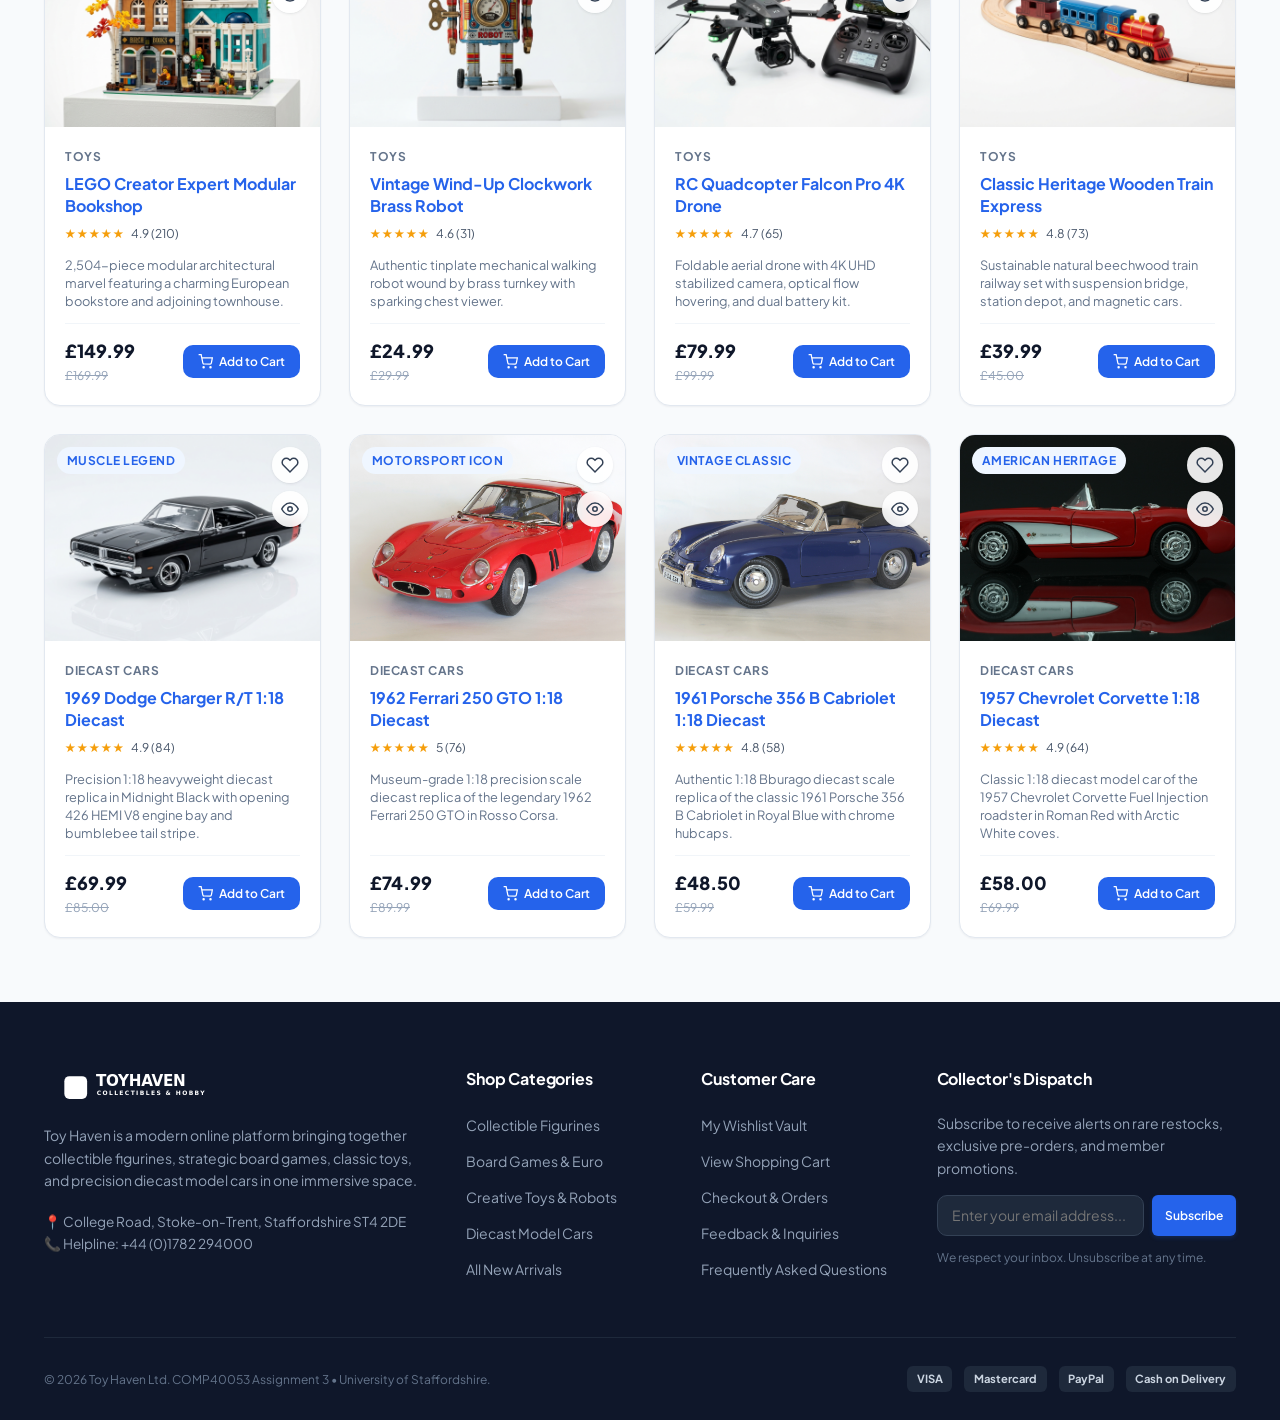
<file: products.html>
<!DOCTYPE html>
<html lang="en">
<head>
  <meta charset="UTF-8" />
  <meta name="viewport" content="width=device-width, initial-scale=1.0" />
  <meta name="description" content="Browse our premier catalog of collectible figurines, board games, toys, and diecast model cars at Toy Haven." />
  <meta name="theme-color" content="#2563eb" />
  <title>Shop Products | Toy Haven Catalog</title>

  <!-- Favicon and PWA Manifest -->
  <link rel="icon" type="image/svg+xml" href="favicon.svg" />
  <link rel="apple-touch-icon" href="icons/icon-192.svg" />
  <link rel="manifest" href="manifest.json" />

  <!-- Google Fonts -->
  <link rel="preconnect" href="https://fonts.googleapis.com" />
  <link rel="preconnect" href="https://fonts.gstatic.com" crossorigin />
  <link href="https://fonts.googleapis.com/css2?family=Plus+Jakarta+Sans:wght@400;500;600;700;800&display=swap" rel="stylesheet" />

  <!-- Stylesheets -->
  <link rel="stylesheet" href="css/style.css" />
  <link rel="stylesheet" href="css/responsive.css" />
</head>
<body>

  <!-- Top Announcement Bar -->
  <div class="announcement-bar">
    <div class="container">
      <span>🚚 <strong>Free UK Delivery</strong> on orders over £50!</span>
      <span class="hide-sm">Collector Packaging &bull; Real-time Stock Availability</span>
    </div>
  </div>

  <!-- Primary Header -->
  <header class="site-header">
    <div class="container header-inner">
      <a href="index.html" class="header-brand" aria-label="Toy Haven Home">
        <img src="images/logo.svg" alt="Toy Haven Logo" width="200" height="50" />
      </a>

      <nav class="main-nav" id="main-navigation" aria-label="Primary Navigation">
        <ul class="nav-list">
          <li><a href="index.html" class="nav-link">Home</a></li>
          <li><a href="products.html" class="nav-link active">Shop Products</a></li>
          <li><a href="wishlist.html" class="nav-link">Wishlist Vault</a></li>
          <li><a href="cart.html" class="nav-link">Shopping Cart</a></li>
          <li><a href="support.html" class="nav-link">Support &amp; FAQ</a></li>
        </ul>
      </nav>

      <div class="header-actions">
        <a href="wishlist.html" class="action-btn" title="View Wishlist" aria-label="View Wishlist">
          <svg viewBox="0 0 24 24"><path d="M20.84 4.61a5.5 5.5 0 0 0-7.78 0L12 5.67l-1.06-1.06a5.5 5.5 0 0 0-7.78 7.78l1.06 1.06L12 21.23l7.78-7.78 1.06-1.06a5.5 5.5 0 0 0 0-7.78z"></path></svg>
          <span class="counter-badge wishlist-counter-badge" style="display: none;">0</span>
        </a>

        <a href="cart.html" class="action-btn" title="View Shopping Cart" aria-label="View Shopping Cart">
          <svg viewBox="0 0 24 24"><circle cx="9" cy="21" r="1"></circle><circle cx="20" cy="21" r="1"></circle><path d="M1 1h4l2.68 13.39a2 2 0 0 0 2 1.61h9.72a2 2 0 0 0 2-1.61L23 6H6"></path></svg>
          <span class="counter-badge cart-counter-badge" style="display: none;">0</span>
        </a>

        <button class="hamburger-btn" aria-label="Toggle navigation menu" aria-expanded="false" aria-controls="main-navigation">
          <span class="hamburger-line line-1"></span>
          <span class="hamburger-line line-2"></span>
          <span class="hamburger-line line-3"></span>
        </button>
      </div>
    </div>
  </header>

  <main id="main-content" class="container" style="padding-top: 2.5rem; padding-bottom: 4rem;">
    <!-- Page Intro Header -->
    <div class="section-header">
      <div>
        <h1 class="section-title">Toy Haven Product Catalog</h1>
        <p class="section-subtitle">Browse through our complete collection of collector figurines, strategic board games, toys, and diecast models.</p>
      </div>
    </div>

    <!-- Filter & Search Toolbar -->
    <section class="filter-toolbar" aria-label="Product Search and Filter Controls">
      <div class="toolbar-top">
        <!-- Live Search Input -->
        <div class="search-wrapper">
          <svg class="search-icon" viewBox="0 0 24 24" fill="none" stroke="currentColor" stroke-width="2">
            <circle cx="11" cy="11" r="8"></circle>
            <line x1="21" y1="21" x2="16.65" y2="16.65"></line>
          </svg>
          <label for="product-search" class="sr-only">Search products by name or keywords</label>
          <input type="search" id="product-search" class="search-input" placeholder="Search by name, category, or keyword..." />
        </div>

        <!-- Sort Select -->
        <div class="toolbar-sort">
          <label for="product-sort" class="form-label" style="margin-bottom: 0;">Sort By:</label>
          <select id="product-sort" class="sort-select">
            <option value="featured">Featured Picks</option>
            <option value="price-low">Price: Low to High</option>
            <option value="price-high">Price: High to Low</option>
            <option value="name-az">Name: A to Z</option>
            <option value="rating">Customer Rating</option>
          </select>
        </div>
      </div>

      <!-- Category Filter Pills -->
      <div class="category-pills" role="tablist" aria-label="Filter products by category">
        <button class="pill-btn active" data-category="all" role="tab" aria-selected="true">All Products</button>
        <button class="pill-btn" data-category="Figurines" role="tab" aria-selected="false">Collectible Figurines</button>
        <button class="pill-btn" data-category="Board Games" role="tab" aria-selected="false">Board Games</button>
        <button class="pill-btn" data-category="Toys" role="tab" aria-selected="false">Toys &amp; Models</button>
        <button class="pill-btn" data-category="Diecast Cars" role="tab" aria-selected="false">Diecast Model Cars</button>
      </div>
    </section>

    <!-- Results Count -->
    <div class="results-meta">
      <span id="results-count">Showing 16 of 16 products</span>
      <span style="font-size: 0.8rem; color: #64748b;">Tip: Click any item or the eye icon for specifications and details.</span>
    </div>

    <!-- Product Grid (Populated dynamically) -->
    <div class="product-grid" id="products-grid"></div>
  </main>

  <!-- Site Footer -->
  <footer class="site-footer">
    <div class="container">
      <div class="footer-top">
        <div class="footer-col-about">
          <a href="index.html">
            <img src="images/logo.svg" alt="Toy Haven Logo" class="footer-logo" width="180" height="45" />
          </a>
          <p class="footer-desc">
            Toy Haven is a modern online platform bringing together collectible figurines, strategic board games, classic toys, and precision diecast model cars in one immersive space.
          </p>
          <div style="font-size: 0.85rem; color: #94a3b8;">
            📍 College Road, Stoke-on-Trent, Staffordshire ST4 2DE<br />
            📞 Helpline: +44 (0)1782 294000
          </div>
        </div>

        <div>
          <h3 class="footer-heading">Shop Categories</h3>
          <ul class="footer-links">
            <li><a href="products.html?category=Figurines">Collectible Figurines</a></li>
            <li><a href="products.html?category=Board%20Games">Board Games &amp; Euro</a></li>
            <li><a href="products.html?category=Toys">Creative Toys &amp; Robots</a></li>
            <li><a href="products.html?category=Diecast%20Cars">Diecast Model Cars</a></li>
            <li><a href="products.html">All New Arrivals</a></li>
          </ul>
        </div>

        <div>
          <h3 class="footer-heading">Customer Care</h3>
          <ul class="footer-links">
            <li><a href="wishlist.html">My Wishlist Vault</a></li>
            <li><a href="cart.html">View Shopping Cart</a></li>
            <li><a href="checkout.html">Checkout &amp; Orders</a></li>
            <li><a href="support.html">Feedback &amp; Inquiries</a></li>
            <li><a href="support.html#faq">Frequently Asked Questions</a></li>
          </ul>
        </div>

        <div>
          <h3 class="footer-heading">Collector's Dispatch</h3>
          <p class="footer-desc" style="margin-bottom: 1rem;">
            Subscribe to receive alerts on rare restocks, exclusive pre-orders, and member promotions.
          </p>
          <form class="newsletter-form" id="footer-newsletter-form">
            <div class="newsletter-input-group">
              <label for="newsletter-email-products" class="sr-only">Email address for newsletter</label>
              <input type="email" id="newsletter-email-products" class="newsletter-input" placeholder="Enter your email address..." required />
              <button type="submit" class="btn btn-primary btn-sm">Subscribe</button>
            </div>
            <p class="newsletter-disclaimer">We respect your inbox. Unsubscribe at any time.</p>
          </form>
        </div>
      </div>

      <div class="footer-bottom">
        <p>&copy; 2026 Toy Haven Ltd. COMP40053 Assignment 3 &bull; University of Staffordshire.</p>
        <div class="footer-badges">
          <span class="payment-badge">VISA</span>
          <span class="payment-badge">Mastercard</span>
          <span class="payment-badge">PayPal</span>
          <span class="payment-badge">Cash on Delivery</span>
        </div>
      </div>
    </div>
  </footer>

  <!-- Scripts -->
  <script src="js/products-data.js?v=4.0"></script>
  <script src="js/main.js?v=4.0"></script>
  <script src="js/products.js?v=4.0"></script>
</body>
</html>
</file>
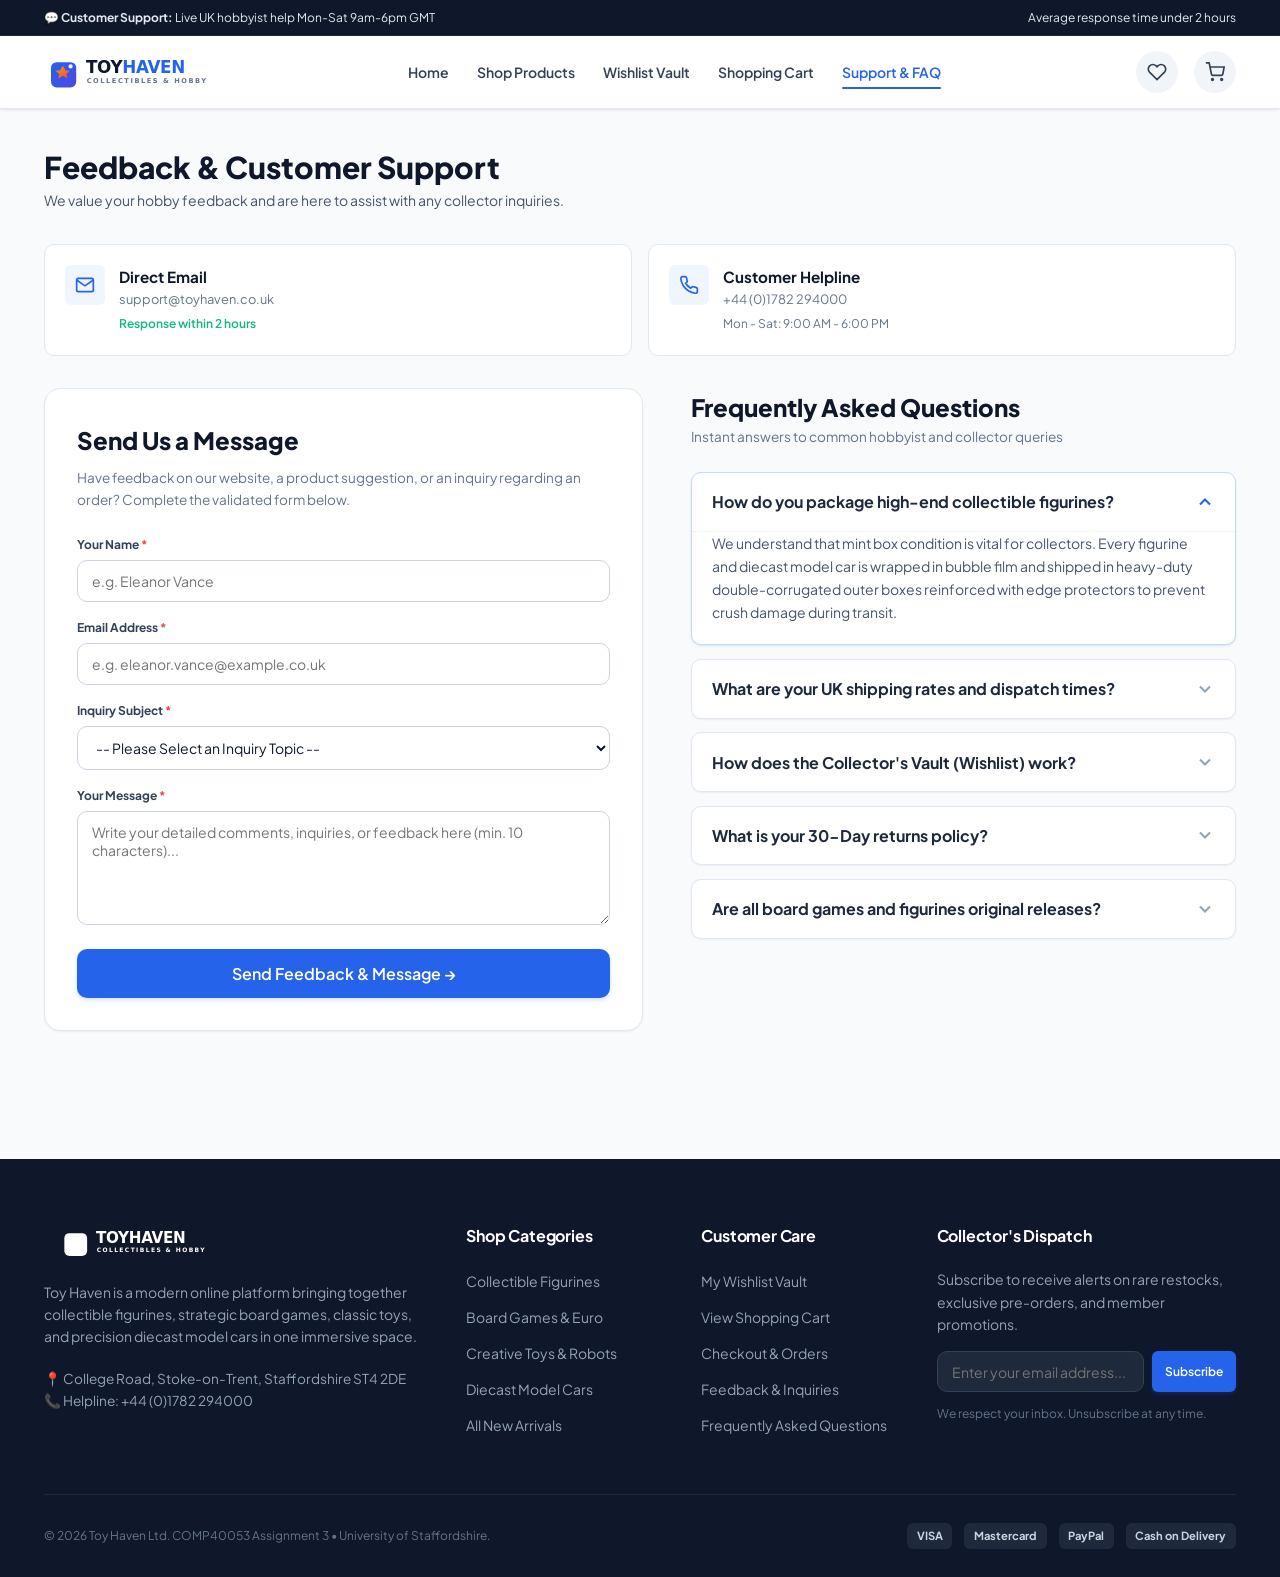
<file: support.html>
<!DOCTYPE html>
<html lang="en">
<head>
  <meta charset="UTF-8" />
  <meta name="viewport" content="width=device-width, initial-scale=1.0" />
  <meta name="description" content="Contact the Toy Haven collector support team, send inquiries or feedback, and browse our interactive FAQ accordion." />
  <meta name="theme-color" content="#2563eb" />
  <title>Feedback &amp; Customer Support | Toy Haven</title>

  <!-- Favicon and PWA Manifest -->
  <link rel="icon" type="image/svg+xml" href="favicon.svg" />
  <link rel="apple-touch-icon" href="icons/icon-192.svg" />
  <link rel="manifest" href="manifest.json" />

  <!-- Google Fonts -->
  <link rel="preconnect" href="https://fonts.googleapis.com" />
  <link rel="preconnect" href="https://fonts.gstatic.com" crossorigin />
  <link href="https://fonts.googleapis.com/css2?family=Plus+Jakarta+Sans:wght@400;500;600;700;800&display=swap" rel="stylesheet" />

  <!-- Stylesheets -->
  <link rel="stylesheet" href="css/style.css" />
  <link rel="stylesheet" href="css/responsive.css" />
</head>
<body>

  <!-- Top Announcement Bar -->
  <div class="announcement-bar">
    <div class="container">
      <span>💬 <strong>Customer Support:</strong> Live UK hobbyist help Mon-Sat 9am-6pm GMT</span>
      <span class="hide-sm">Average response time under 2 hours</span>
    </div>
  </div>

  <!-- Primary Header -->
  <header class="site-header">
    <div class="container header-inner">
      <a href="index.html" class="header-brand" aria-label="Toy Haven Home">
        <img src="images/logo.svg" alt="Toy Haven Logo" width="200" height="50" />
      </a>

      <nav class="main-nav" id="main-navigation" aria-label="Primary Navigation">
        <ul class="nav-list">
          <li><a href="index.html" class="nav-link">Home</a></li>
          <li><a href="products.html" class="nav-link">Shop Products</a></li>
          <li><a href="wishlist.html" class="nav-link">Wishlist Vault</a></li>
          <li><a href="cart.html" class="nav-link">Shopping Cart</a></li>
          <li><a href="support.html" class="nav-link active">Support &amp; FAQ</a></li>
        </ul>
      </nav>

      <div class="header-actions">
        <a href="wishlist.html" class="action-btn" title="View Wishlist" aria-label="View Wishlist">
          <svg viewBox="0 0 24 24"><path d="M20.84 4.61a5.5 5.5 0 0 0-7.78 0L12 5.67l-1.06-1.06a5.5 5.5 0 0 0-7.78 7.78l1.06 1.06L12 21.23l7.78-7.78 1.06-1.06a5.5 5.5 0 0 0 0-7.78z"></path></svg>
          <span class="counter-badge wishlist-counter-badge" style="display: none;">0</span>
        </a>

        <a href="cart.html" class="action-btn" title="View Shopping Cart" aria-label="View Shopping Cart">
          <svg viewBox="0 0 24 24"><circle cx="9" cy="21" r="1"></circle><circle cx="20" cy="21" r="1"></circle><path d="M1 1h4l2.68 13.39a2 2 0 0 0 2 1.61h9.72a2 2 0 0 0 2-1.61L23 6H6"></path></svg>
          <span class="counter-badge cart-counter-badge" style="display: none;">0</span>
        </a>

        <button class="hamburger-btn" aria-label="Toggle navigation menu" aria-expanded="false" aria-controls="main-navigation">
          <span class="hamburger-line line-1"></span>
          <span class="hamburger-line line-2"></span>
          <span class="hamburger-line line-3"></span>
        </button>
      </div>
    </div>
  </header>

  <main id="main-content" class="container" style="padding-top: 2.5rem; padding-bottom: 4rem;">
    <!-- Page Header -->
    <div class="section-header">
      <div>
        <h1 class="section-title">Feedback &amp; Customer Support</h1>
        <p class="section-subtitle">We value your hobby feedback and are here to assist with any collector inquiries.</p>
      </div>
    </div>

    <!-- Quick Contact Cards Strip -->
    <div class="support-info-cards">
      <div class="contact-card">
        <div class="contact-card-icon">
          <svg viewBox="0 0 24 24"><path d="M4 4h16c1.1 0 2 .9 2 2v12c0 1.1-.9 2-2 2H4c-1.1 0-2-.9-2-2V6c0-1.1.9-2 2-2z"></path><polyline points="22,6 12,13 2,6"></polyline></svg>
        </div>
        <div>
          <h3 style="font-size: 0.95rem; font-weight: 700; color: #0f172a;">Direct Email</h3>
          <p style="font-size: 0.8rem; color: #64748b;">support@toyhaven.co.uk</p>
          <span style="font-size: 0.75rem; color: #10b981; font-weight: 600;">Response within 2 hours</span>
        </div>
      </div>

      <div class="contact-card">
        <div class="contact-card-icon">
          <svg viewBox="0 0 24 24"><path d="M22 16.92v3a2 2 0 0 1-2.18 2 19.79 19.79 0 0 1-8.63-3.07 19.5 19.5 0 0 1-6-6 19.79 19.79 0 0 1-3.07-8.67A2 2 0 0 1 4.11 2h3a2 2 0 0 1 2 1.72 12.84 12.84 0 0 0 .7 2.81 2 2 0 0 1-.45 2.11L8.09 9.91a16 16 0 0 0 6 6l1.27-1.27a2 2 0 0 1 2.11-.45 12.84 12.84 0 0 0 2.81.7A2 2 0 0 1 22 16.92z"></path></svg>
        </div>
        <div>
          <h3 style="font-size: 0.95rem; font-weight: 700; color: #0f172a;">Customer Helpline</h3>
          <p style="font-size: 0.8rem; color: #64748b;">+44 (0)1782 294000</p>
          <span style="font-size: 0.75rem; color: #64748b;">Mon - Sat: 9:00 AM - 6:00 PM</span>
        </div>
      </div>
    </div>

    <!-- Main Two-Column Layout (Form + FAQ Accordion) -->
    <div class="support-layout">
      <!-- Left Column: Validated Feedback Form -->
      <section class="checkout-card" aria-label="Feedback and Support Submission Form">
        <h2 style="font-size: 1.5rem; font-weight: 800; margin-bottom: 0.5rem; color: #0f172a;">Send Us a Message</h2>
        <p style="font-size: 0.85rem; color: #64748b; margin-bottom: 1.5rem;">
          Have feedback on our website, a product suggestion, or an inquiry regarding an order? Complete the validated form below.
        </p>

        <!-- Inline Submission Confirmation Box -->
        <div id="support-success-alert" style="display: none; background-color: #ecfdf5; border: 1.5px solid #10b981; border-radius: 8px; padding: 1rem; margin-bottom: 1.5rem;">
          <div style="display: flex; align-items: center; gap: 0.75rem; color: #065f46; font-weight: 700;">
            <svg width="22" height="22" viewBox="0 0 24 24" fill="none" stroke="#10b981" stroke-width="2.5"><path d="M22 11.08V12a10 10 0 1 1-5.93-9.14"></path><polyline points="22 4 12 14.01 9 11.01"></polyline></svg>
            <span>Feedback Submitted Successfully!</span>
          </div>
          <p style="font-size: 0.8rem; color: #047857; margin-top: 0.35rem;">
            Thank you! Your feedback has been stored in our system (localStorage). Our team will review your message shortly.
          </p>
        </div>

        <form id="support-form" novalidate>
          <div class="form-group" style="margin-bottom: 1rem;">
            <label for="support-name" class="form-label">Your Name <span style="color: #ef4444;">*</span></label>
            <input type="text" id="support-name" class="form-input" placeholder="e.g. Eleanor Vance" required />
            <span class="form-error">Please enter your name (minimum 2 characters).</span>
          </div>

          <div class="form-group" style="margin-bottom: 1rem;">
            <label for="support-email" class="form-label">Email Address <span style="color: #ef4444;">*</span></label>
            <input type="email" id="support-email" class="form-input" placeholder="e.g. eleanor.vance@example.co.uk" required />
            <span class="form-error">Please provide a valid email address.</span>
          </div>

          <div class="form-group" style="margin-bottom: 1rem;">
            <label for="support-subject" class="form-label">Inquiry Subject <span style="color: #ef4444;">*</span></label>
            <select id="support-subject" class="form-select" required>
              <option value="">-- Please Select an Inquiry Topic --</option>
              <option value="Product Sourcing & Collector Pre-orders">Product Sourcing &amp; Collector Pre-orders</option>
              <option value="Order Tracking & Shipping Status">Order Tracking &amp; Shipping Status</option>
              <option value="Returns, Replacements & Condition">Returns, Replacements &amp; Condition</option>
              <option value="Website Feature Suggestion / Feedback">Website Feature Suggestion / Feedback</option>
              <option value="Other Collector Inquiry">Other Collector Inquiry</option>
            </select>
            <span class="form-error">Please select a subject from the list.</span>
          </div>

          <div class="form-group" style="margin-bottom: 1.5rem;">
            <label for="support-message" class="form-label">Your Message <span style="color: #ef4444;">*</span></label>
            <textarea id="support-message" class="form-textarea" rows="5" placeholder="Write your detailed comments, inquiries, or feedback here (min. 10 characters)..." required></textarea>
            <span class="form-error">Please write a message of at least 10 characters.</span>
          </div>

          <button type="submit" class="btn btn-primary btn-lg" style="width: 100%;">
            Send Feedback &amp; Message &rarr;
          </button>
        </form>
      </section>

      <!-- Right Column: Interactive FAQ Accordion -->
      <section id="faq" aria-label="Frequently Asked Questions Accordion">
        <div style="margin-bottom: 1.5rem;">
          <h2 style="font-size: 1.5rem; font-weight: 800; color: #0f172a;">Frequently Asked Questions</h2>
          <p style="font-size: 0.85rem; color: #64748b;">Instant answers to common hobbyist and collector queries</p>
        </div>

        <div class="faq-section">
          <!-- FAQ 1 -->
          <div class="accordion-item is-expanded">
            <button class="accordion-header" aria-expanded="true" aria-controls="faq-ans-1" id="faq-q-1">
              <span>How do you package high-end collectible figurines?</span>
              <svg class="accordion-icon" viewBox="0 0 24 24" fill="none" stroke="currentColor" stroke-width="2.5"><polyline points="6 9 12 15 18 9"></polyline></svg>
            </button>
            <div id="faq-ans-1" class="accordion-collapse" style="max-height: 200px;" role="region" aria-labelledby="faq-q-1">
              <div class="accordion-body">
                We understand that mint box condition is vital for collectors. Every figurine and diecast model car is wrapped in bubble film and shipped in heavy-duty double-corrugated outer boxes reinforced with edge protectors to prevent crush damage during transit.
              </div>
            </div>
          </div>

          <!-- FAQ 2 -->
          <div class="accordion-item">
            <button class="accordion-header" aria-expanded="false" aria-controls="faq-ans-2" id="faq-q-2">
              <span>What are your UK shipping rates and dispatch times?</span>
              <svg class="accordion-icon" viewBox="0 0 24 24" fill="none" stroke="currentColor" stroke-width="2.5"><polyline points="6 9 12 15 18 9"></polyline></svg>
            </button>
            <div id="faq-ans-2" class="accordion-collapse" role="region" aria-labelledby="faq-q-2">
              <div class="accordion-body">
                All UK mainland orders over <strong>£50.00 qualify for FREE standard tracked delivery</strong> (typically 2-3 business days). For orders under £50, standard delivery is a flat rate of £4.99. Orders placed before 2:00 PM GMT are dispatched the same day.
              </div>
            </div>
          </div>

          <!-- FAQ 3 -->
          <div class="accordion-item">
            <button class="accordion-header" aria-expanded="false" aria-controls="faq-ans-3" id="faq-q-3">
              <span>How does the Collector's Vault (Wishlist) work?</span>
              <svg class="accordion-icon" viewBox="0 0 24 24" fill="none" stroke="currentColor" stroke-width="2.5"><polyline points="6 9 12 15 18 9"></polyline></svg>
            </button>
            <div id="faq-ans-3" class="accordion-collapse" role="region" aria-labelledby="faq-q-3">
              <div class="accordion-body">
                The Collector's Vault lets you track your hobby inventory in your browser using <code>localStorage</code>. You can categorize any saved product as <strong>"Interested"</strong>, <strong>"Owned"</strong>, or <strong>"Not Interested"</strong>, filter them via tabs, and move items straight to your cart whenever you are ready to buy.
              </div>
            </div>
          </div>

          <!-- FAQ 4 -->
          <div class="accordion-item">
            <button class="accordion-header" aria-expanded="false" aria-controls="faq-ans-4" id="faq-q-4">
              <span>What is your 30-Day returns policy?</span>
              <svg class="accordion-icon" viewBox="0 0 24 24" fill="none" stroke="currentColor" stroke-width="2.5"><polyline points="6 9 12 15 18 9"></polyline></svg>
            </button>
            <div id="faq-ans-4" class="accordion-collapse" role="region" aria-labelledby="faq-q-4">
              <div class="accordion-body">
                We accept returns within 30 days of delivery. Items must remain unopened in their original manufacturer packaging with security seals intact. If an item arrives with manufacturing defects or transit damage, we provide an immediate prepaid return label and replacement.
              </div>
            </div>
          </div>

          <!-- FAQ 5 -->
          <div class="accordion-item">
            <button class="accordion-header" aria-expanded="false" aria-controls="faq-ans-5" id="faq-q-5">
              <span>Are all board games and figurines original releases?</span>
              <svg class="accordion-icon" viewBox="0 0 24 24" fill="none" stroke="currentColor" stroke-width="2.5"><polyline points="6 9 12 15 18 9"></polyline></svg>
            </button>
            <div id="faq-ans-5" class="accordion-collapse" role="region" aria-labelledby="faq-q-5">
              <div class="accordion-body">
                Yes, 100%. Toy Haven never stocks bootlegs or unauthorized recasts. All our board games, diecast cars, toys, and figurines are sourced directly from licensed publishers such as Catan Studio, Days of Wonder, LEGO, AutoWorld, and official studio distributors.
              </div>
            </div>
          </div>
        </div>
      </section>
    </div>
  </main>

  <!-- Site Footer -->
  <footer class="site-footer">
    <div class="container">
      <div class="footer-top">
        <div class="footer-col-about">
          <a href="index.html">
            <img src="images/logo.svg" alt="Toy Haven Logo" class="footer-logo" width="180" height="45" />
          </a>
          <p class="footer-desc">
            Toy Haven is a modern online platform bringing together collectible figurines, strategic board games, classic toys, and precision diecast model cars in one immersive space.
          </p>
          <div style="font-size: 0.85rem; color: #94a3b8;">
            📍 College Road, Stoke-on-Trent, Staffordshire ST4 2DE<br />
            📞 Helpline: +44 (0)1782 294000
          </div>
        </div>

        <div>
          <h3 class="footer-heading">Shop Categories</h3>
          <ul class="footer-links">
            <li><a href="products.html?category=Figurines">Collectible Figurines</a></li>
            <li><a href="products.html?category=Board%20Games">Board Games &amp; Euro</a></li>
            <li><a href="products.html?category=Toys">Creative Toys &amp; Robots</a></li>
            <li><a href="products.html?category=Diecast%20Cars">Diecast Model Cars</a></li>
            <li><a href="products.html">All New Arrivals</a></li>
          </ul>
        </div>

        <div>
          <h3 class="footer-heading">Customer Care</h3>
          <ul class="footer-links">
            <li><a href="wishlist.html">My Wishlist Vault</a></li>
            <li><a href="cart.html">View Shopping Cart</a></li>
            <li><a href="checkout.html">Checkout &amp; Orders</a></li>
            <li><a href="support.html">Feedback &amp; Inquiries</a></li>
            <li><a href="#faq">Frequently Asked Questions</a></li>
          </ul>
        </div>

        <div>
          <h3 class="footer-heading">Collector's Dispatch</h3>
          <p class="footer-desc" style="margin-bottom: 1rem;">
            Subscribe to receive alerts on rare restocks, exclusive pre-orders, and member promotions.
          </p>
          <form class="newsletter-form" id="footer-newsletter-form">
            <div class="newsletter-input-group">
              <label for="newsletter-email-support" class="sr-only">Email address for newsletter</label>
              <input type="email" id="newsletter-email-support" class="newsletter-input" placeholder="Enter your email address..." required />
              <button type="submit" class="btn btn-primary btn-sm">Subscribe</button>
            </div>
            <p class="newsletter-disclaimer">We respect your inbox. Unsubscribe at any time.</p>
          </form>
        </div>
      </div>

      <div class="footer-bottom">
        <p>&copy; 2026 Toy Haven Ltd. COMP40053 Assignment 3 &bull; University of Staffordshire.</p>
        <div class="footer-badges">
          <span class="payment-badge">VISA</span>
          <span class="payment-badge">Mastercard</span>
          <span class="payment-badge">PayPal</span>
          <span class="payment-badge">Cash on Delivery</span>
        </div>
      </div>
    </div>
  </footer>

  <!-- Scripts -->
  <script src="js/products-data.js?v=4.0"></script>
  <script src="js/main.js?v=4.0"></script>
  <script src="js/support.js?v=4.0"></script>
</body>
</html>
</file>
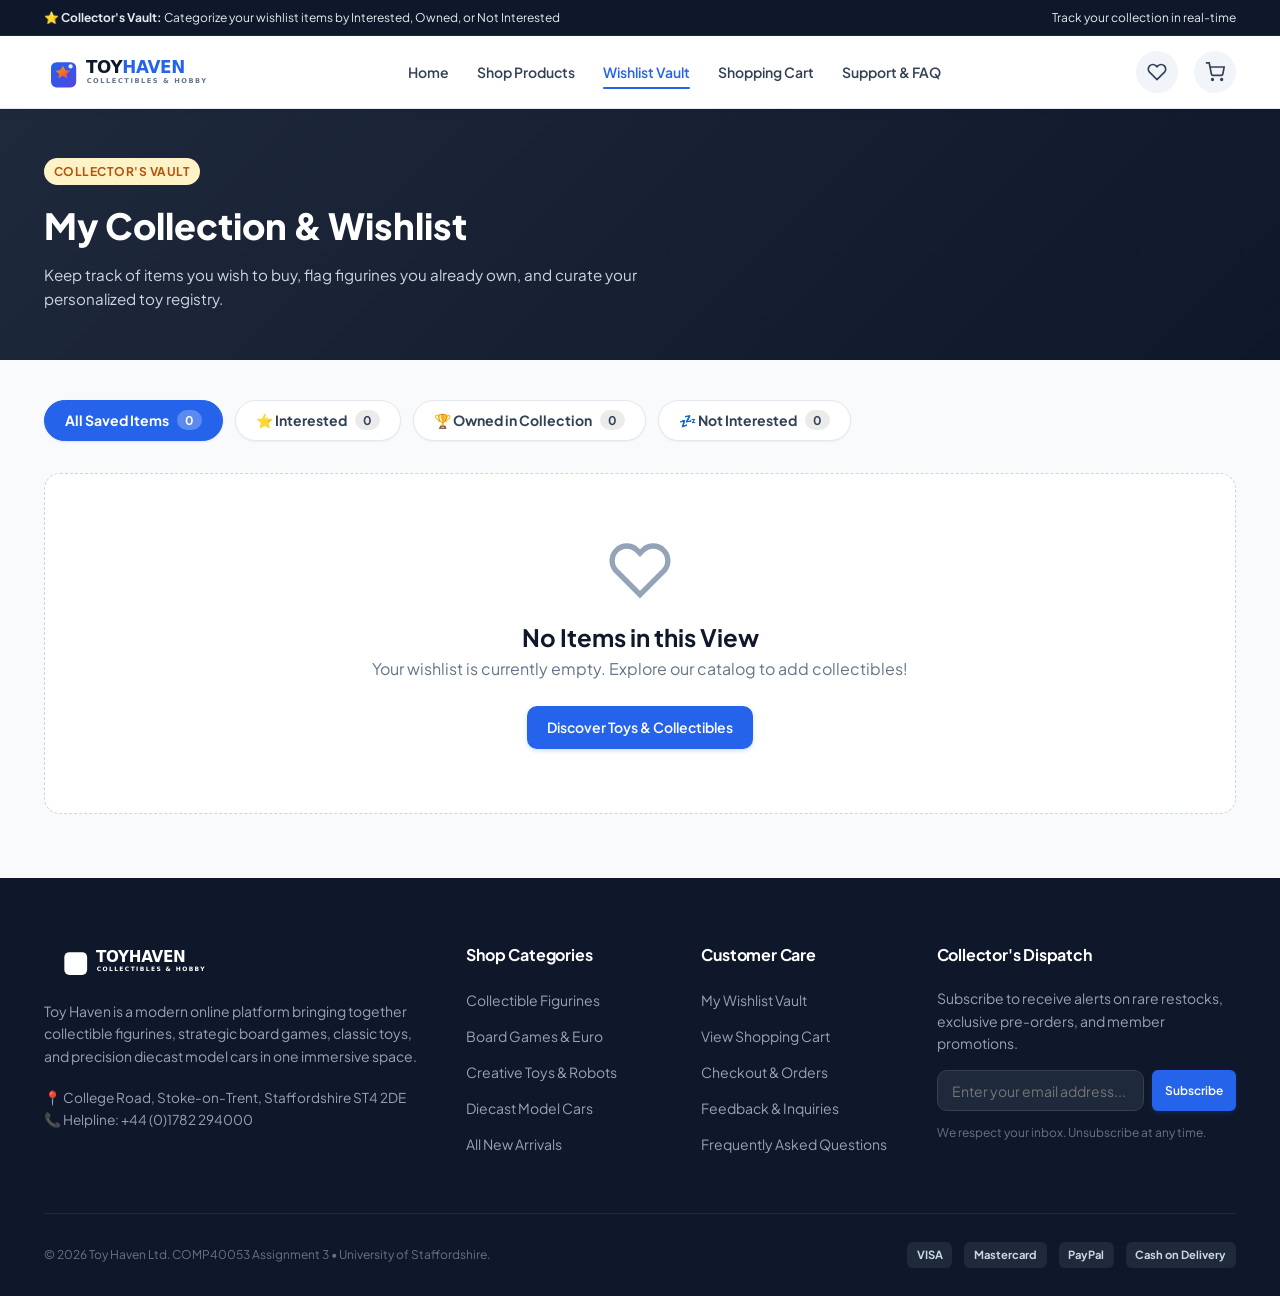
<file: wishlist.html>
<!DOCTYPE html>
<html lang="en">
<head>
  <meta charset="UTF-8" />
  <meta name="viewport" content="width=device-width, initial-scale=1.0" />
  <meta name="description" content="Manage your saved collectibles, mark items as Interested, Owned, or Not Interested, and organize your hobby wishlist at Toy Haven." />
  <meta name="theme-color" content="#2563eb" />
  <title>Wishlist &amp; Collector Vault | Toy Haven</title>

  <!-- Favicon and PWA Manifest -->
  <link rel="icon" type="image/svg+xml" href="favicon.svg" />
  <link rel="apple-touch-icon" href="icons/icon-192.svg" />
  <link rel="manifest" href="manifest.json" />

  <!-- Google Fonts -->
  <link rel="preconnect" href="https://fonts.googleapis.com" />
  <link rel="preconnect" href="https://fonts.gstatic.com" crossorigin />
  <link href="https://fonts.googleapis.com/css2?family=Plus+Jakarta+Sans:wght@400;500;600;700;800&display=swap" rel="stylesheet" />

  <!-- Stylesheets -->
  <link rel="stylesheet" href="css/style.css" />
  <link rel="stylesheet" href="css/responsive.css" />
</head>
<body>

  <!-- Top Announcement Bar -->
  <div class="announcement-bar">
    <div class="container">
      <span>⭐ <strong>Collector's Vault:</strong> Categorize your wishlist items by Interested, Owned, or Not Interested</span>
      <span class="hide-sm">Track your collection in real-time</span>
    </div>
  </div>

  <!-- Primary Header -->
  <header class="site-header">
    <div class="container header-inner">
      <a href="index.html" class="header-brand" aria-label="Toy Haven Home">
        <img src="images/logo.svg" alt="Toy Haven Logo" width="200" height="50" />
      </a>

      <nav class="main-nav" id="main-navigation" aria-label="Primary Navigation">
        <ul class="nav-list">
          <li><a href="index.html" class="nav-link">Home</a></li>
          <li><a href="products.html" class="nav-link">Shop Products</a></li>
          <li><a href="wishlist.html" class="nav-link active">Wishlist Vault</a></li>
          <li><a href="cart.html" class="nav-link">Shopping Cart</a></li>
          <li><a href="support.html" class="nav-link">Support &amp; FAQ</a></li>
        </ul>
      </nav>

      <div class="header-actions">
        <a href="wishlist.html" class="action-btn" title="View Wishlist" aria-label="View Wishlist">
          <svg viewBox="0 0 24 24"><path d="M20.84 4.61a5.5 5.5 0 0 0-7.78 0L12 5.67l-1.06-1.06a5.5 5.5 0 0 0-7.78 7.78l1.06 1.06L12 21.23l7.78-7.78 1.06-1.06a5.5 5.5 0 0 0 0-7.78z"></path></svg>
          <span class="counter-badge wishlist-counter-badge" style="display: none;">0</span>
        </a>

        <a href="cart.html" class="action-btn" title="View Shopping Cart" aria-label="View Shopping Cart">
          <svg viewBox="0 0 24 24"><circle cx="9" cy="21" r="1"></circle><circle cx="20" cy="21" r="1"></circle><path d="M1 1h4l2.68 13.39a2 2 0 0 0 2 1.61h9.72a2 2 0 0 0 2-1.61L23 6H6"></path></svg>
          <span class="counter-badge cart-counter-badge" style="display: none;">0</span>
        </a>

        <button class="hamburger-btn" aria-label="Toggle navigation menu" aria-expanded="false" aria-controls="main-navigation">
          <span class="hamburger-line line-1"></span>
          <span class="hamburger-line line-2"></span>
          <span class="hamburger-line line-3"></span>
        </button>
      </div>
    </div>
  </header>

  <!-- Hero Header for Vault -->
  <section class="wishlist-hero-banner">
    <div class="container">
      <span class="badge badge-amber" style="margin-bottom: 0.75rem;">COLLECTOR'S VAULT</span>
      <h1 style="font-size: 2.25rem; font-weight: 800; margin-bottom: 0.5rem;">My Collection &amp; Wishlist</h1>
      <p style="color: #cbd5e1; max-width: 600px; font-size: 0.95rem;">
        Keep track of items you wish to buy, flag figurines you already own, and curate your personalized toy registry.
      </p>
    </div>
  </section>

  <main id="main-content" class="container" style="padding-bottom: 4rem;">
    <!-- Filter Tabs (All, Interested, Owned, Not Interested) -->
    <div class="wishlist-tabs" role="tablist" aria-label="Filter collection items by status">
      <button class="wish-tab-btn active" data-tab="all" role="tab" aria-selected="true">
        All Saved Items <span class="wish-tab-counter" id="count-all">0</span>
      </button>
      <button class="wish-tab-btn" data-tab="interested" role="tab" aria-selected="false">
        ⭐ Interested <span class="wish-tab-counter" id="count-interested">0</span>
      </button>
      <button class="wish-tab-btn" data-tab="owned" role="tab" aria-selected="false">
        🏆 Owned in Collection <span class="wish-tab-counter" id="count-owned">0</span>
      </button>
      <button class="wish-tab-btn" data-tab="not-interested" role="tab" aria-selected="false">
        💤 Not Interested <span class="wish-tab-counter" id="count-not-interested">0</span>
      </button>
    </div>

    <!-- Empty Wishlist State -->
    <div id="wishlist-empty-state" class="empty-state" style="display: none;">
      <svg viewBox="0 0 24 24" fill="none" stroke="currentColor" stroke-width="2">
        <path d="M20.84 4.61a5.5 5.5 0 0 0-7.78 0L12 5.67l-1.06-1.06a5.5 5.5 0 0 0-7.78 7.78l1.06 1.06L12 21.23l7.78-7.78 1.06-1.06a5.5 5.5 0 0 0 0-7.78z"></path>
      </svg>
      <h2>No Items in this View</h2>
      <p id="wishlist-empty-msg" style="color: #64748b; margin-bottom: 1.5rem;">
        Browse our catalog to save items to your wishlist vault!
      </p>
      <a href="products.html" class="btn btn-primary">Discover Toys &amp; Collectibles</a>
    </div>

    <!-- Wishlist Grid (Populated dynamically) -->
    <div class="product-grid" id="wishlist-grid"></div>
  </main>

  <!-- Site Footer -->
  <footer class="site-footer">
    <div class="container">
      <div class="footer-top">
        <div class="footer-col-about">
          <a href="index.html">
            <img src="images/logo.svg" alt="Toy Haven Logo" class="footer-logo" width="180" height="45" />
          </a>
          <p class="footer-desc">
            Toy Haven is a modern online platform bringing together collectible figurines, strategic board games, classic toys, and precision diecast model cars in one immersive space.
          </p>
          <div style="font-size: 0.85rem; color: #94a3b8;">
            📍 College Road, Stoke-on-Trent, Staffordshire ST4 2DE<br />
            📞 Helpline: +44 (0)1782 294000
          </div>
        </div>

        <div>
          <h3 class="footer-heading">Shop Categories</h3>
          <ul class="footer-links">
            <li><a href="products.html?category=Figurines">Collectible Figurines</a></li>
            <li><a href="products.html?category=Board%20Games">Board Games &amp; Euro</a></li>
            <li><a href="products.html?category=Toys">Creative Toys &amp; Robots</a></li>
            <li><a href="products.html?category=Diecast%20Cars">Diecast Model Cars</a></li>
            <li><a href="products.html">All New Arrivals</a></li>
          </ul>
        </div>

        <div>
          <h3 class="footer-heading">Customer Care</h3>
          <ul class="footer-links">
            <li><a href="wishlist.html">My Wishlist Vault</a></li>
            <li><a href="cart.html">View Shopping Cart</a></li>
            <li><a href="checkout.html">Checkout &amp; Orders</a></li>
            <li><a href="support.html">Feedback &amp; Inquiries</a></li>
            <li><a href="support.html#faq">Frequently Asked Questions</a></li>
          </ul>
        </div>

        <div>
          <h3 class="footer-heading">Collector's Dispatch</h3>
          <p class="footer-desc" style="margin-bottom: 1rem;">
            Subscribe to receive alerts on rare restocks, exclusive pre-orders, and member promotions.
          </p>
          <form class="newsletter-form" id="footer-newsletter-form">
            <div class="newsletter-input-group">
              <label for="newsletter-email-wishlist" class="sr-only">Email address for newsletter</label>
              <input type="email" id="newsletter-email-wishlist" class="newsletter-input" placeholder="Enter your email address..." required />
              <button type="submit" class="btn btn-primary btn-sm">Subscribe</button>
            </div>
            <p class="newsletter-disclaimer">We respect your inbox. Unsubscribe at any time.</p>
          </form>
        </div>
      </div>

      <div class="footer-bottom">
        <p>&copy; 2026 Toy Haven Ltd. COMP40053 Assignment 3 &bull; University of Staffordshire.</p>
        <div class="footer-badges">
          <span class="payment-badge">VISA</span>
          <span class="payment-badge">Mastercard</span>
          <span class="payment-badge">PayPal</span>
          <span class="payment-badge">Cash on Delivery</span>
        </div>
      </div>
    </div>
  </footer>

  <!-- Scripts -->
  <script src="js/products-data.js?v=4.0"></script>
  <script src="js/main.js?v=4.0"></script>
  <script src="js/wishlist.js?v=4.0"></script>
</body>
</html>
</file>
<file: css/style.css>
/* ==========================================================================
   Toy Haven - Main Stylesheet
   Module: COMP40053 Assignment 3 | University of Staffordshire
   Pure Vanilla CSS Design System for Responsive Toy & Collectibles E-Commerce
   ========================================================================== */

/* --------------------------------------------------------------------------
   1. Design Tokens & CSS Custom Properties
   -------------------------------------------------------------------------- */
:root {
  /* Brand Palette */
  --primary: #2563eb;
  --primary-hover: #1d4ed8;
  --primary-light: #eff6ff;
  --primary-border: #bfdbfe;

  --accent-amber: #f59e0b;
  --accent-amber-light: #fef3c7;
  --accent-coral: #ef4444;
  --accent-coral-light: #fee2e2;
  --accent-emerald: #10b981;
  --accent-emerald-light: #d1fae5;
  --accent-cyan: #06b6d4;

  /* Neutral Slate Palette */
  --neutral-900: #0f172a;
  --neutral-800: #1e293b;
  --neutral-700: #334155;
  --neutral-600: #475569;
  --neutral-500: #64748b;
  --neutral-400: #94a3b8;
  --neutral-300: #cbd5e1;
  --neutral-200: #e2e8f0;
  --neutral-100: #f1f5f9;
  --neutral-50:  #f8fafc;
  --white:       #ffffff;

  /* Semantic Variables */
  --bg-page: var(--neutral-50);
  --bg-card: var(--white);
  --text-main: var(--neutral-900);
  --text-muted: var(--neutral-600);
  --text-light: var(--neutral-400);
  --border-color: var(--neutral-200);

  /* Typography */
  --font-family: 'Plus Jakarta Sans', system-ui, -apple-system, BlinkMacSystemFont, 'Segoe UI', Roboto, Helvetica, Arial, sans-serif;
  --font-size-xs: 0.75rem;    /* 12px */
  --font-size-sm: 0.875rem;   /* 14px */
  --font-size-base: 1rem;     /* 16px */
  --font-size-lg: 1.125rem;   /* 18px */
  --font-size-xl: 1.25rem;    /* 20px */
  --font-size-2xl: 1.5rem;    /* 24px */
  --font-size-3xl: 1.875rem;  /* 30px */
  --font-size-4xl: 2.25rem;   /* 36px */

  /* Shadows */
  --shadow-xs: 0 1px 2px 0 rgba(15, 23, 42, 0.05);
  --shadow-sm: 0 1px 3px 0 rgba(15, 23, 42, 0.08), 0 1px 2px -1px rgba(15, 23, 42, 0.08);
  --shadow-md: 0 4px 6px -1px rgba(15, 23, 42, 0.08), 0 2px 4px -2px rgba(15, 23, 42, 0.06);
  --shadow-lg: 0 10px 15px -3px rgba(15, 23, 42, 0.08), 0 4px 6px -4px rgba(15, 23, 42, 0.05);
  --shadow-xl: 0 20px 25px -5px rgba(15, 23, 42, 0.1), 0 8px 10px -6px rgba(15, 23, 42, 0.05);

  /* Borders & Radii */
  --radius-sm: 6px;
  --radius-md: 10px;
  --radius-lg: 16px;
  --radius-full: 9999px;

  /* Layout Containers */
  --container-max: 1240px;
  --header-height: 72px;

  /* Transitions */
  --transition-fast: 150ms ease;
  --transition-normal: 250ms ease;
  --transition-slow: 400ms ease;
}

/* --------------------------------------------------------------------------
   2. Reset & Base Elements
   -------------------------------------------------------------------------- */
*, *::before, *::after {
  box-sizing: border-box;
  margin: 0;
  padding: 0;
}

html {
  scroll-behavior: smooth;
  font-size: 16px;
  -webkit-text-size-adjust: 100%;
}

body {
  font-family: var(--font-family);
  background-color: var(--bg-page);
  color: var(--text-main);
  line-height: 1.6;
  min-height: 100vh;
  display: flex;
  flex-direction: column;
}

main {
  flex: 1 0 auto;
}

img, svg {
  display: block;
  max-width: 100%;
  height: auto;
}

a {
  color: var(--primary);
  text-decoration: none;
  transition: color var(--transition-fast);
}

a:hover {
  color: var(--primary-hover);
}

button, input, select, textarea {
  font-family: inherit;
  font-size: inherit;
  color: inherit;
}

button {
  cursor: pointer;
  border: none;
  background: none;
}

ul, ol {
  list-style: none;
}

/* Accessible focus ring */
:focus-visible {
  outline: 2px solid var(--primary);
  outline-offset: 2px;
}

/* Accessible Screen Reader Helper */
.sr-only {
  position: absolute;
  width: 1px;
  height: 1px;
  padding: 0;
  margin: -1px;
  overflow: hidden;
  clip: rect(0, 0, 0, 0);
  white-space: nowrap;
  border: 0;
}

.container {
  width: 100%;
  max-width: var(--container-max);
  margin-left: auto;
  margin-right: auto;
  padding-left: 1.5rem;
  padding-right: 1.5rem;
}

/* --------------------------------------------------------------------------
   3. Utility Badges & Buttons
   -------------------------------------------------------------------------- */
.btn {
  display: inline-flex;
  align-items: center;
  justify-content: center;
  gap: 0.5rem;
  font-weight: 600;
  font-size: var(--font-size-sm);
  padding: 0.65rem 1.25rem;
  border-radius: var(--radius-md);
  transition: all var(--transition-normal);
  text-align: center;
  white-space: nowrap;
  user-select: none;
}

.btn-primary {
  background-color: var(--primary);
  color: var(--white);
  box-shadow: 0 2px 4px rgba(37, 99, 235, 0.2);
}

.btn-primary:hover {
  background-color: var(--primary-hover);
  color: var(--white);
  box-shadow: 0 4px 8px rgba(37, 99, 235, 0.3);
  transform: translateY(-1px);
}

.btn-secondary {
  background-color: var(--neutral-100);
  color: var(--neutral-800);
  border: 1px solid var(--neutral-200);
}

.btn-secondary:hover {
  background-color: var(--neutral-200);
  color: var(--neutral-900);
}

.btn-outline {
  background-color: transparent;
  color: var(--primary);
  border: 1.5px solid var(--primary);
}

.btn-outline:hover {
  background-color: var(--primary-light);
  color: var(--primary-hover);
}

.btn-danger {
  background-color: var(--accent-coral-light);
  color: var(--accent-coral);
  border: 1px solid #fca5a5;
}

.btn-danger:hover {
  background-color: var(--accent-coral);
  color: var(--white);
}

.btn-lg {
  padding: 0.85rem 1.75rem;
  font-size: var(--font-size-base);
  border-radius: var(--radius-md);
}

.btn-sm {
  padding: 0.4rem 0.8rem;
  font-size: var(--font-size-xs);
  border-radius: var(--radius-sm);
}

.badge {
  display: inline-flex;
  align-items: center;
  gap: 0.25rem;
  font-size: var(--font-size-xs);
  font-weight: 700;
  padding: 0.25rem 0.6rem;
  border-radius: var(--radius-full);
  text-transform: uppercase;
  letter-spacing: 0.5px;
}

.badge-primary {
  background-color: var(--primary-light);
  color: var(--primary);
}

.badge-amber {
  background-color: var(--accent-amber-light);
  color: #b45309;
}

.badge-emerald {
  background-color: var(--accent-emerald-light);
  color: #065f46;
}

.badge-coral {
  background-color: var(--accent-coral-light);
  color: #991b1b;
}

/* --------------------------------------------------------------------------
   4. Top Announcement Bar & Navigation Header
   -------------------------------------------------------------------------- */
.announcement-bar {
  background-color: var(--neutral-900);
  color: var(--neutral-200);
  font-size: var(--font-size-xs);
  padding: 0.5rem 0;
  border-bottom: 1px solid var(--neutral-800);
}

.announcement-bar .container {
  display: flex;
  justify-content: space-between;
  align-items: center;
}

.announcement-bar a {
  color: var(--accent-amber);
  font-weight: 600;
}

.site-header {
  position: sticky;
  top: 0;
  z-index: 1000;
  background-color: var(--white);
  border-bottom: 1px solid var(--border-color);
  box-shadow: var(--shadow-sm);
  transition: all var(--transition-normal);
}

.header-inner {
  height: var(--header-height);
  display: flex;
  align-items: center;
  justify-content: space-between;
  gap: 1.5rem;
}

.header-brand {
  display: flex;
  align-items: center;
  text-decoration: none;
}

.header-brand img {
  height: 42px;
  width: auto;
}

.main-nav {
  display: flex;
  align-items: center;
}

.nav-list {
  display: flex;
  align-items: center;
  gap: 1.75rem;
}

.nav-link {
  font-weight: 600;
  font-size: var(--font-size-sm);
  color: var(--neutral-700);
  position: relative;
  padding: 0.5rem 0;
  transition: color var(--transition-fast);
}

.nav-link:hover,
.nav-link.active {
  color: var(--primary);
}

.nav-link.active::after {
  content: '';
  position: absolute;
  bottom: 0;
  left: 0;
  right: 0;
  height: 2.5px;
  background-color: var(--primary);
  border-radius: var(--radius-full);
}

/* Header Action Icons */
.header-actions {
  display: flex;
  align-items: center;
  gap: 1rem;
}

.action-btn {
  position: relative;
  display: inline-flex;
  align-items: center;
  justify-content: center;
  width: 42px;
  height: 42px;
  border-radius: var(--radius-full);
  background-color: var(--neutral-100);
  color: var(--neutral-700);
  transition: all var(--transition-fast);
}

.action-btn:hover {
  background-color: var(--primary-light);
  color: var(--primary);
  transform: translateY(-1px);
}

.action-btn svg {
  width: 20px;
  height: 20px;
  stroke: currentColor;
  stroke-width: 2;
  fill: none;
}

.counter-badge {
  position: absolute;
  top: -3px;
  right: -3px;
  background-color: var(--accent-coral);
  color: var(--white);
  font-size: 0.6875rem;
  font-weight: 800;
  min-width: 18px;
  height: 18px;
  border-radius: var(--radius-full);
  display: flex;
  align-items: center;
  justify-content: center;
  padding: 0 4px;
  border: 2px solid var(--white);
  transition: transform var(--transition-fast);
}

.counter-badge.bump {
  animation: badgePulse 300ms ease;
}

@keyframes badgePulse {
  0% { transform: scale(1); }
  50% { transform: scale(1.35); }
  100% { transform: scale(1); }
}

/* Animated Hamburger Toggle */
.hamburger-btn {
  display: none;
  flex-direction: column;
  justify-content: space-around;
  width: 32px;
  height: 32px;
  background: transparent;
  border: none;
  cursor: pointer;
  padding: 4px;
  z-index: 1010;
}

.hamburger-line {
  width: 24px;
  height: 2.5px;
  background-color: var(--neutral-800);
  border-radius: var(--radius-full);
  transition: all 300ms ease-in-out;
}

.hamburger-btn.is-active .line-1 {
  transform: translateY(7px) rotate(45deg);
}

.hamburger-btn.is-active .line-2 {
  opacity: 0;
  transform: translateX(-8px);
}

.hamburger-btn.is-active .line-3 {
  transform: translateY(-7px) rotate(-45deg);
}

/* --------------------------------------------------------------------------
   5. Home Page Sections: Hero Carousel, Product of Day, Highlights
   -------------------------------------------------------------------------- */
.hero-slider-section {
  position: relative;
  background-color: var(--neutral-900);
  overflow: hidden;
  color: var(--white);
}

.hero-slider {
  position: relative;
  height: 480px;
}

.hero-slide {
  position: absolute;
  top: 0;
  left: 0;
  width: 100%;
  height: 100%;
  opacity: 0;
  visibility: hidden;
  transition: opacity 600ms cubic-bezier(0.4, 0, 0.2, 1), visibility 600ms;
  background-size: cover;
  background-position: center;
  display: flex;
  align-items: center;
}

.hero-slide::before {
  content: '';
  position: absolute;
  top: 0;
  left: 0;
  right: 0;
  bottom: 0;
  background: linear-gradient(90deg, rgba(15, 23, 42, 0.94) 0%, rgba(15, 23, 42, 0.82) 50%, rgba(15, 23, 42, 0.45) 100%);
  z-index: 1;
}

.hero-slide.active {
  opacity: 1;
  visibility: visible;
}

.hero-content {
  position: relative;
  max-width: 620px;
  padding: 2rem 0;
  z-index: 10;
}

.hero-title {
  font-size: clamp(2rem, 4vw, 3rem);
  font-weight: 800;
  line-height: 1.15;
  margin-bottom: 1rem;
  letter-spacing: -0.5px;
}

.hero-desc {
  font-size: var(--font-size-base);
  color: var(--neutral-300);
  margin-bottom: 1.75rem;
  line-height: 1.6;
}

.hero-actions {
  display: flex;
  align-items: center;
  gap: 1rem;
  flex-wrap: wrap;
}

/* Slider Controls */
.slider-arrow {
  position: absolute;
  top: 50%;
  transform: translateY(-50%);
  width: 44px;
  height: 44px;
  border-radius: var(--radius-full);
  background: rgba(15, 23, 42, 0.6);
  backdrop-filter: blur(4px);
  color: var(--white);
  display: flex;
  align-items: center;
  justify-content: center;
  transition: all var(--transition-fast);
  z-index: 20;
  border: 1px solid rgba(255, 255, 255, 0.15);
}

.slider-arrow:hover {
  background: var(--primary);
  transform: translateY(-50%) scale(1.05);
}

.slider-prev { left: 1.5rem; }
.slider-next { right: 1.5rem; }

.slider-dots {
  position: absolute;
  bottom: 1.5rem;
  left: 50%;
  transform: translateX(-50%);
  display: flex;
  gap: 0.6rem;
  z-index: 20;
}

.dot {
  width: 10px;
  height: 10px;
  border-radius: var(--radius-full);
  background: rgba(255, 255, 255, 0.35);
  cursor: pointer;
  transition: all var(--transition-normal);
}

.dot.active {
  width: 28px;
  background: var(--accent-amber);
}

/* Trust / Feature Strip */
.features-strip {
  background-color: var(--white);
  border-bottom: 1px solid var(--border-color);
  padding: 1.75rem 0;
}

.features-grid {
  display: grid;
  grid-template-columns: repeat(auto-fit, minmax(240px, 1fr));
  gap: 1.5rem;
}

.feature-item {
  display: flex;
  align-items: center;
  gap: 1rem;
}

.feature-icon {
  width: 48px;
  height: 48px;
  border-radius: var(--radius-md);
  background-color: var(--primary-light);
  color: var(--primary);
  display: flex;
  align-items: center;
  justify-content: center;
  flex-shrink: 0;
}

.feature-icon svg {
  width: 24px;
  height: 24px;
  stroke: currentColor;
  stroke-width: 2;
  fill: none;
}

.feature-info h4 {
  font-size: var(--font-size-sm);
  font-weight: 700;
  color: var(--neutral-900);
}

.feature-info p {
  font-size: var(--font-size-xs);
  color: var(--neutral-500);
}

/* Section Header Structure */
.section-header {
  display: flex;
  justify-content: space-between;
  align-items: flex-end;
  margin-bottom: 2rem;
  flex-wrap: wrap;
  gap: 1rem;
}

.section-title {
  font-size: var(--font-size-3xl);
  font-weight: 800;
  color: var(--neutral-900);
  line-height: 1.2;
}

.section-subtitle {
  font-size: var(--font-size-sm);
  color: var(--neutral-600);
  margin-top: 0.25rem;
}

/* Product of the Day Deal Card */
.deal-of-day-section {
  padding: 4rem 0;
  background: linear-gradient(135deg, #1e293b 0%, #0f172a 100%);
  color: var(--white);
}

.deal-card {
  background: rgba(30, 41, 59, 0.7);
  backdrop-filter: blur(8px);
  border: 1px solid rgba(255, 255, 255, 0.1);
  border-radius: var(--radius-lg);
  padding: 2.5rem;
  display: grid;
  grid-template-columns: 1fr 1.2fr;
  gap: 2.5rem;
  align-items: center;
  box-shadow: var(--shadow-xl);
}

.deal-media {
  position: relative;
  background-color: var(--neutral-800);
  border-radius: var(--radius-md);
  overflow: hidden;
  box-shadow: var(--shadow-lg);
}

.deal-media img {
  width: 100%;
  height: 320px;
  object-fit: cover;
}

.deal-badge {
  position: absolute;
  top: 1rem;
  left: 1rem;
  background-color: var(--accent-coral);
  color: var(--white);
  font-weight: 800;
  font-size: var(--font-size-xs);
  padding: 0.4rem 0.8rem;
  border-radius: var(--radius-full);
  letter-spacing: 0.5px;
}

.deal-content {
  display: flex;
  flex-direction: column;
  gap: 1.25rem;
}

.deal-countdown-box {
  display: flex;
  align-items: center;
  gap: 0.75rem;
}

.countdown-unit {
  background: rgba(255, 255, 255, 0.1);
  border: 1px solid rgba(255, 255, 255, 0.15);
  border-radius: var(--radius-sm);
  padding: 0.4rem 0.75rem;
  text-align: center;
  min-width: 60px;
}

.countdown-num {
  display: block;
  font-size: var(--font-size-xl);
  font-weight: 800;
  color: var(--accent-amber);
  line-height: 1;
}

.countdown-label {
  display: block;
  font-size: 0.65rem;
  color: var(--neutral-400);
  text-transform: uppercase;
  margin-top: 2px;
}

.deal-price-row {
  display: flex;
  align-items: baseline;
  gap: 0.75rem;
}

.deal-current-price {
  font-size: var(--font-size-3xl);
  font-weight: 800;
  color: var(--white);
}

.deal-original-price {
  font-size: var(--font-size-lg);
  color: var(--neutral-400);
  text-decoration: line-through;
}

.deal-savings {
  background-color: var(--accent-emerald);
  color: var(--white);
  font-weight: 700;
  font-size: var(--font-size-xs);
  padding: 0.2rem 0.5rem;
  border-radius: var(--radius-sm);
}

/* Category Quick Explorer */
.categories-section {
  padding: 3.5rem 0;
}

.category-grid {
  display: grid;
  grid-template-columns: repeat(4, 1fr);
  gap: 1.5rem;
}

.category-card {
  position: relative;
  background-color: var(--white);
  border-radius: var(--radius-lg);
  padding: 1.75rem;
  border: 1px solid var(--border-color);
  box-shadow: var(--shadow-sm);
  transition: all var(--transition-normal);
  display: flex;
  flex-direction: column;
  align-items: flex-start;
  text-decoration: none;
  color: var(--text-main);
  overflow: hidden;
}

.category-card:hover {
  transform: translateY(-4px);
  border-color: var(--primary-border);
  box-shadow: var(--shadow-md);
}

.category-card-icon {
  width: 52px;
  height: 52px;
  border-radius: var(--radius-md);
  display: flex;
  align-items: center;
  justify-content: center;
  margin-bottom: 1.25rem;
}

.category-card-icon svg {
  width: 28px;
  height: 28px;
  stroke: currentColor;
  stroke-width: 2;
  fill: none;
}

.cat-fig { background: #eff6ff; color: #2563eb; }
.cat-bg  { background: #ecfdf5; color: #059669; }
.cat-toy { background: #fdf2f8; color: #db2777; }
.cat-car { background: #fff7ed; color: #ea580c; }

.category-card h3 {
  font-size: var(--font-size-lg);
  font-weight: 700;
  margin-bottom: 0.25rem;
}

.category-card p {
  font-size: var(--font-size-xs);
  color: var(--neutral-500);
}

/* --------------------------------------------------------------------------
   6. Product Cards & Grid Component (Shared across Home & Products)
   -------------------------------------------------------------------------- */
.products-section {
  padding: 3.5rem 0;
}

.product-grid {
  display: grid;
  grid-template-columns: repeat(auto-fill, minmax(260px, 1fr));
  gap: 1.75rem;
}

.product-card {
  background-color: var(--bg-card);
  border: 1px solid var(--border-color);
  border-radius: var(--radius-lg);
  overflow: hidden;
  box-shadow: var(--shadow-xs);
  transition: all var(--transition-normal);
  display: flex;
  flex-direction: column;
  position: relative;
}

.product-card:hover {
  transform: translateY(-5px);
  box-shadow: var(--shadow-lg);
  border-color: var(--neutral-300);
}

.product-media {
  position: relative;
  background-color: var(--neutral-100);
  overflow: hidden;
  aspect-ratio: 4 / 3;
}

.product-media img {
  width: 100%;
  height: 100%;
  object-fit: cover;
  transition: transform var(--transition-slow);
}

.product-card:hover .product-media img {
  transform: scale(1.05);
}

.product-badge-overlay {
  position: absolute;
  top: 0.75rem;
  left: 0.75rem;
  z-index: 2;
}

.product-card-actions {
  position: absolute;
  top: 0.75rem;
  right: 0.75rem;
  display: flex;
  flex-direction: column;
  gap: 0.5rem;
  z-index: 2;
}

.btn-card-action {
  width: 36px;
  height: 36px;
  border-radius: var(--radius-full);
  background-color: rgba(255, 255, 255, 0.9);
  backdrop-filter: blur(4px);
  color: var(--neutral-700);
  display: flex;
  align-items: center;
  justify-content: center;
  box-shadow: var(--shadow-sm);
  transition: all var(--transition-fast);
}

.btn-card-action:hover {
  background-color: var(--primary);
  color: var(--white);
  transform: scale(1.1);
}

.btn-card-action.active-wish {
  background-color: var(--accent-coral-light);
  color: var(--accent-coral);
}

.btn-card-action svg {
  width: 18px;
  height: 18px;
  stroke: currentColor;
  stroke-width: 2;
  fill: none;
}

.btn-card-action.active-wish svg {
  fill: var(--accent-coral);
}

.product-body {
  padding: 1.25rem;
  display: flex;
  flex-direction: column;
  flex-grow: 1;
}

.product-category-meta {
  font-size: var(--font-size-xs);
  font-weight: 700;
  color: var(--neutral-500);
  text-transform: uppercase;
  letter-spacing: 0.5px;
  margin-bottom: 0.4rem;
}

.product-title {
  font-size: var(--font-size-base);
  font-weight: 700;
  color: var(--neutral-900);
  line-height: 1.35;
  margin-bottom: 0.5rem;
  display: -webkit-box;
  -webkit-line-clamp: 2;
  -webkit-box-orient: vertical;
  overflow: hidden;
  height: 2.7rem;
}

.product-rating {
  display: flex;
  align-items: center;
  gap: 0.35rem;
  font-size: var(--font-size-xs);
  color: var(--neutral-600);
  margin-bottom: 0.85rem;
}

.stars-list {
  color: var(--accent-amber);
  letter-spacing: 1px;
}

.product-footer {
  margin-top: auto;
  display: flex;
  align-items: center;
  justify-content: space-between;
  padding-top: 0.85rem;
  border-top: 1px solid var(--neutral-100);
}

.product-price-box {
  display: flex;
  flex-direction: column;
}

.current-price {
  font-size: var(--font-size-lg);
  font-weight: 800;
  color: var(--neutral-900);
}

.original-price {
  font-size: var(--font-size-xs);
  color: var(--neutral-400);
  text-decoration: line-through;
}

.btn-add-cart {
  padding: 0.55rem 0.95rem;
  font-size: var(--font-size-xs);
  border-radius: var(--radius-md);
  background-color: var(--primary);
  color: var(--white);
  font-weight: 600;
  display: inline-flex;
  align-items: center;
  gap: 0.35rem;
  transition: all var(--transition-fast);
}

.btn-add-cart:hover {
  background-color: var(--primary-hover);
  transform: translateY(-1px);
}

.btn-add-cart svg {
  width: 15px;
  height: 15px;
  stroke: currentColor;
  stroke-width: 2;
  fill: none;
}

/* --------------------------------------------------------------------------
   7. Product Listing Page: Filters, Search & Modal
   -------------------------------------------------------------------------- */
.filter-toolbar {
  background-color: var(--white);
  border: 1px solid var(--border-color);
  border-radius: var(--radius-lg);
  padding: 1.25rem 1.5rem;
  margin-bottom: 2rem;
  box-shadow: var(--shadow-xs);
  display: flex;
  flex-direction: column;
  gap: 1.25rem;
}

.toolbar-top {
  display: flex;
  align-items: center;
  justify-content: space-between;
  gap: 1rem;
  flex-wrap: wrap;
}

.search-wrapper {
  position: relative;
  flex: 1;
  min-width: 260px;
  max-width: 480px;
}

.search-input {
  width: 100%;
  padding: 0.65rem 1rem 0.65rem 2.6rem;
  font-size: var(--font-size-sm);
  border: 1px solid var(--neutral-300);
  border-radius: var(--radius-full);
  background-color: var(--neutral-50);
  transition: all var(--transition-fast);
}

.search-input:focus {
  background-color: var(--white);
  border-color: var(--primary);
  box-shadow: 0 0 0 3px rgba(37, 99, 235, 0.15);
  outline: none;
}

.search-icon {
  position: absolute;
  left: 0.9rem;
  top: 50%;
  transform: translateY(-50%);
  width: 16px;
  height: 16px;
  color: var(--neutral-400);
  pointer-events: none;
}

.toolbar-sort {
  display: flex;
  align-items: center;
  gap: 0.5rem;
}

.sort-select {
  padding: 0.6rem 2rem 0.6rem 0.9rem;
  font-size: var(--font-size-sm);
  font-weight: 600;
  border: 1px solid var(--neutral-300);
  border-radius: var(--radius-md);
  background-color: var(--white);
  color: var(--neutral-700);
  cursor: pointer;
  outline: none;
  background-image: url("data:image/svg+xml,%3Csvg xmlns='http://www.w3.org/2000/svg' fill='none' viewBox='0 0 24 24' stroke='%2364748b'%3E%3Cpath stroke-linecap='round' stroke-linejoin='round' stroke-width='2' d='M19 9l-7 7-7-7'%3E%3C/path%3E%3C/svg%3E");
  background-repeat: no-repeat;
  background-position: right 0.75rem center;
  background-size: 1rem;
  appearance: none;
}

.category-pills {
  display: flex;
  align-items: center;
  gap: 0.5rem;
  flex-wrap: wrap;
}

.pill-btn {
  padding: 0.45rem 1rem;
  font-size: var(--font-size-xs);
  font-weight: 700;
  border-radius: var(--radius-full);
  background-color: var(--neutral-100);
  color: var(--neutral-600);
  border: 1px solid transparent;
  transition: all var(--transition-fast);
}

.pill-btn:hover {
  background-color: var(--neutral-200);
  color: var(--neutral-900);
}

.pill-btn.active {
  background-color: var(--primary);
  color: var(--white);
  box-shadow: 0 2px 4px rgba(37, 99, 235, 0.2);
}

.results-meta {
  display: flex;
  justify-content: space-between;
  align-items: center;
  margin-bottom: 1.5rem;
  font-size: var(--font-size-sm);
  color: var(--neutral-600);
}

.empty-state {
  text-align: center;
  padding: 4rem 1.5rem;
  background-color: var(--white);
  border-radius: var(--radius-lg);
  border: 1px dashed var(--neutral-300);
}

.empty-state svg {
  width: 64px;
  height: 64px;
  margin: 0 auto 1rem;
  color: var(--neutral-400);
}

.empty-state h3 {
  font-size: var(--font-size-xl);
  font-weight: 700;
  margin-bottom: 0.5rem;
}

/* Quick View Product Modal */
.modal-backdrop {
  position: fixed;
  top: 0;
  left: 0;
  width: 100vw;
  height: 100vh;
  background-color: rgba(15, 23, 42, 0.65);
  backdrop-filter: blur(4px);
  z-index: 2000;
  display: flex;
  align-items: center;
  justify-content: center;
  padding: 1.5rem;
  opacity: 0;
  visibility: hidden;
  transition: all var(--transition-normal);
}

.modal-backdrop.is-open {
  opacity: 1;
  visibility: visible;
}

.modal-dialog {
  background-color: var(--white);
  border-radius: var(--radius-lg);
  width: 100%;
  max-width: 820px;
  max-height: 90vh;
  overflow-y: auto;
  position: relative;
  box-shadow: var(--shadow-xl);
  transform: translateY(20px) scale(0.97);
  transition: all var(--transition-normal);
}

.modal-backdrop.is-open .modal-dialog {
  transform: translateY(0) scale(1);
}

.modal-close-btn {
  position: absolute;
  top: 1rem;
  right: 1rem;
  width: 36px;
  height: 36px;
  border-radius: var(--radius-full);
  background-color: var(--neutral-100);
  color: var(--neutral-600);
  display: flex;
  align-items: center;
  justify-content: center;
  z-index: 10;
  transition: all var(--transition-fast);
}

.modal-close-btn:hover {
  background-color: var(--accent-coral-light);
  color: var(--accent-coral);
}

.modal-body {
  display: grid;
  grid-template-columns: 1fr 1fr;
  gap: 2rem;
  padding: 2.25rem;
}

.modal-image-box {
  background-color: var(--neutral-100);
  border-radius: var(--radius-md);
  overflow: hidden;
  display: flex;
  align-items: center;
  justify-content: center;
}

.modal-image-box img {
  width: 100%;
  height: 100%;
  object-fit: cover;
}

.modal-details {
  display: flex;
  flex-direction: column;
  gap: 1rem;
}

.modal-specs-table {
  width: 100%;
  border-collapse: collapse;
  font-size: var(--font-size-xs);
  margin: 0.5rem 0;
}

.modal-specs-table td {
  padding: 0.4rem 0.5rem;
  border-bottom: 1px solid var(--neutral-200);
}

.modal-specs-table td:first-child {
  font-weight: 700;
  color: var(--neutral-600);
  width: 40%;
}

/* --------------------------------------------------------------------------
   8. Shopping Cart Page Styles
   -------------------------------------------------------------------------- */
.cart-layout {
  display: grid;
  grid-template-columns: 1fr 360px;
  gap: 2rem;
  align-items: flex-start;
  margin-bottom: 4rem;
}

.cart-items-card {
  background-color: var(--white);
  border: 1px solid var(--border-color);
  border-radius: var(--radius-lg);
  padding: 1.75rem;
  box-shadow: var(--shadow-xs);
}

.cart-table-wrapper {
  overflow-x: auto;
}

.cart-table {
  width: 100%;
  border-collapse: collapse;
  text-align: left;
}

.cart-table th {
  padding: 0.75rem 1rem;
  font-size: var(--font-size-xs);
  font-weight: 700;
  color: var(--neutral-500);
  text-transform: uppercase;
  letter-spacing: 0.5px;
  border-bottom: 1px solid var(--border-color);
}

.cart-table td {
  padding: 1.25rem 1rem;
  border-bottom: 1px solid var(--neutral-100);
  vertical-align: middle;
}

.cart-product-cell {
  display: flex;
  align-items: center;
  gap: 1rem;
}

.cart-thumb {
  width: 64px;
  height: 64px;
  border-radius: var(--radius-md);
  object-fit: cover;
  background-color: var(--neutral-100);
  flex-shrink: 0;
}

.cart-item-title {
  font-weight: 700;
  font-size: var(--font-size-sm);
  color: var(--neutral-900);
  line-height: 1.3;
}

.cart-item-cat {
  font-size: var(--font-size-xs);
  color: var(--neutral-500);
}

/* Quantity Stepper */
.qty-stepper {
  display: inline-flex;
  align-items: center;
  border: 1px solid var(--neutral-300);
  border-radius: var(--radius-md);
  overflow: hidden;
  background-color: var(--white);
}

.qty-btn {
  width: 32px;
  height: 32px;
  display: flex;
  align-items: center;
  justify-content: center;
  background-color: var(--neutral-100);
  color: var(--neutral-700);
  font-weight: 700;
  transition: background-color var(--transition-fast);
}

.qty-btn:hover {
  background-color: var(--neutral-200);
}

.qty-input {
  width: 44px;
  height: 32px;
  border: none;
  text-align: center;
  font-weight: 700;
  font-size: var(--font-size-sm);
  outline: none;
}

.btn-remove-item {
  color: var(--neutral-400);
  transition: color var(--transition-fast);
  padding: 0.35rem;
}

.btn-remove-item:hover {
  color: var(--accent-coral);
}

.btn-remove-item svg {
  width: 18px;
  height: 18px;
  stroke: currentColor;
  stroke-width: 2;
  fill: none;
}

/* Cart Summary Card */
.cart-summary-card {
  background-color: var(--white);
  border: 1px solid var(--border-color);
  border-radius: var(--radius-lg);
  padding: 1.75rem;
  box-shadow: var(--shadow-sm);
  position: sticky;
  top: calc(var(--header-height) + 1.5rem);
}

.summary-title {
  font-size: var(--font-size-lg);
  font-weight: 800;
  color: var(--neutral-900);
  margin-bottom: 1.25rem;
  padding-bottom: 0.75rem;
  border-bottom: 1px solid var(--border-color);
}

.summary-row {
  display: flex;
  justify-content: space-between;
  align-items: center;
  margin-bottom: 0.85rem;
  font-size: var(--font-size-sm);
  color: var(--neutral-600);
}

.summary-row.total-row {
  margin-top: 1.25rem;
  padding-top: 1rem;
  border-top: 2px dashed var(--border-color);
  font-size: var(--font-size-lg);
  font-weight: 800;
  color: var(--neutral-900);
}

.shipping-progress {
  background-color: var(--neutral-100);
  border-radius: var(--radius-full);
  height: 6px;
  overflow: hidden;
  margin: 0.75rem 0 1rem;
}

.shipping-progress-bar {
  background-color: var(--accent-emerald);
  height: 100%;
  width: 0%;
  transition: width 400ms ease;
}

.promo-form {
  display: flex;
  gap: 0.5rem;
  margin: 1.25rem 0;
}

.promo-input {
  flex: 1;
  padding: 0.5rem 0.75rem;
  font-size: var(--font-size-xs);
  border: 1px solid var(--neutral-300);
  border-radius: var(--radius-md);
  text-transform: uppercase;
}

/* --------------------------------------------------------------------------
   9. Checkout Page Styles
   -------------------------------------------------------------------------- */
.checkout-layout {
  display: grid;
  grid-template-columns: 1fr 380px;
  gap: 2.25rem;
  align-items: flex-start;
  margin-bottom: 4rem;
}

.checkout-card {
  background-color: var(--white);
  border: 1px solid var(--border-color);
  border-radius: var(--radius-lg);
  padding: 2rem;
  box-shadow: var(--shadow-xs);
}

.form-fieldset {
  border: none;
  margin-bottom: 2rem;
}

.form-legend {
  font-size: var(--font-size-lg);
  font-weight: 800;
  color: var(--neutral-900);
  margin-bottom: 1.25rem;
  display: flex;
  align-items: center;
  gap: 0.5rem;
}

.legend-number {
  width: 28px;
  height: 28px;
  border-radius: var(--radius-full);
  background-color: var(--primary);
  color: var(--white);
  font-size: var(--font-size-xs);
  display: flex;
  align-items: center;
  justify-content: center;
}

.form-grid {
  display: grid;
  grid-template-columns: 1fr 1fr;
  gap: 1rem;
}

.form-group {
  display: flex;
  flex-direction: column;
  gap: 0.35rem;
}

.form-group.col-full {
  grid-column: span 2;
}

.form-label {
  font-size: var(--font-size-xs);
  font-weight: 700;
  color: var(--neutral-700);
}

.form-input, .form-textarea, .form-select {
  padding: 0.7rem 0.9rem;
  font-size: var(--font-size-sm);
  border: 1px solid var(--neutral-300);
  border-radius: var(--radius-md);
  background-color: var(--white);
  transition: all var(--transition-fast);
}

.form-input:focus, .form-textarea:focus, .form-select:focus {
  border-color: var(--primary);
  box-shadow: 0 0 0 3px rgba(37, 99, 235, 0.15);
  outline: none;
}

.form-input.is-invalid {
  border-color: var(--accent-coral);
  background-color: #fffaf0;
}

.form-error {
  font-size: 0.75rem;
  color: var(--accent-coral);
  display: none;
}

.form-input.is-invalid + .form-error {
  display: block;
}

/* Payment Method Radios */
.payment-methods-grid {
  display: grid;
  grid-template-columns: 1fr 1fr;
  gap: 1rem;
  margin-bottom: 1.25rem;
}

.payment-method-card {
  position: relative;
  border: 1.5px solid var(--neutral-200);
  border-radius: var(--radius-md);
  padding: 1rem;
  cursor: pointer;
  display: flex;
  align-items: center;
  gap: 0.75rem;
  transition: all var(--transition-fast);
}

.payment-method-card:hover {
  border-color: var(--neutral-400);
}

.payment-method-card input[type="radio"]:checked + .payment-label-wrap {
  color: var(--primary);
}

.payment-method-card.is-selected {
  border-color: var(--primary);
  background-color: var(--primary-light);
}

/* Card details sub-box */
.card-details-box {
  background-color: var(--neutral-50);
  border: 1px solid var(--neutral-200);
  border-radius: var(--radius-md);
  padding: 1.25rem;
  margin-top: 1rem;
}

/* Order Summary Sidebar */
.order-summary-sidebar {
  background-color: var(--white);
  border: 1px solid var(--border-color);
  border-radius: var(--radius-lg);
  padding: 1.75rem;
  box-shadow: var(--shadow-sm);
  position: sticky;
  top: calc(var(--header-height) + 1.5rem);
}

.order-items-mini {
  max-height: 240px;
  overflow-y: auto;
  margin-bottom: 1.25rem;
  padding-right: 0.5rem;
}

.order-mini-item {
  display: flex;
  align-items: center;
  justify-content: space-between;
  gap: 0.75rem;
  padding: 0.5rem 0;
  border-bottom: 1px solid var(--neutral-100);
}

.order-mini-item img {
  width: 44px;
  height: 44px;
  border-radius: var(--radius-sm);
  object-fit: cover;
  background-color: var(--neutral-100);
}

/* Animated Success Overlay */
.success-modal {
  position: fixed;
  top: 0;
  left: 0;
  width: 100vw;
  height: 100vh;
  background-color: rgba(15, 23, 42, 0.75);
  backdrop-filter: blur(6px);
  z-index: 2500;
  display: flex;
  align-items: center;
  justify-content: center;
  padding: 1.5rem;
  opacity: 0;
  visibility: hidden;
  transition: all var(--transition-normal);
}

.success-modal.is-active {
  opacity: 1;
  visibility: visible;
}

.success-card {
  background-color: var(--white);
  border-radius: var(--radius-lg);
  width: 100%;
  max-width: 540px;
  padding: 2.75rem 2rem;
  text-align: center;
  box-shadow: var(--shadow-xl);
  transform: scale(0.9);
  transition: transform 350ms cubic-bezier(0.34, 1.56, 0.64, 1);
}

.success-modal.is-active .success-card {
  transform: scale(1);
}

.success-icon-wrap {
  width: 72px;
  height: 72px;
  border-radius: var(--radius-full);
  background-color: var(--accent-emerald-light);
  color: var(--accent-emerald);
  display: flex;
  align-items: center;
  justify-content: center;
  margin: 0 auto 1.5rem;
  animation: bounceIn 600ms ease;
}

.success-icon-wrap svg {
  width: 40px;
  height: 40px;
  stroke: currentColor;
  stroke-width: 2.5;
  fill: none;
}

@keyframes bounceIn {
  0% { transform: scale(0.3); opacity: 0; }
  50% { transform: scale(1.15); }
  100% { transform: scale(1); opacity: 1; }
}

/* --------------------------------------------------------------------------
   10. Wishlist / Collection Page Styles
   -------------------------------------------------------------------------- */
.wishlist-hero-banner {
  background: linear-gradient(135deg, #1e293b 0%, #0f172a 100%);
  color: var(--white);
  padding: 3rem 0;
  margin-bottom: 2.5rem;
}

.wishlist-tabs {
  display: flex;
  align-items: center;
  gap: 0.75rem;
  margin-bottom: 2rem;
  flex-wrap: wrap;
}

.wish-tab-btn {
  padding: 0.6rem 1.25rem;
  font-size: var(--font-size-sm);
  font-weight: 700;
  border-radius: var(--radius-full);
  background-color: var(--white);
  color: var(--neutral-700);
  border: 1px solid var(--neutral-200);
  box-shadow: var(--shadow-xs);
  transition: all var(--transition-fast);
  display: inline-flex;
  align-items: center;
  gap: 0.5rem;
}

.wish-tab-btn:hover {
  border-color: var(--primary-border);
  color: var(--primary);
}

.wish-tab-btn.active {
  background-color: var(--primary);
  color: var(--white);
  border-color: var(--primary);
  box-shadow: var(--shadow-sm);
}

.wish-tab-counter {
  font-size: var(--font-size-xs);
  padding: 0.15rem 0.5rem;
  border-radius: var(--radius-full);
  background-color: rgba(0, 0, 0, 0.08);
}

.wish-tab-btn.active .wish-tab-counter {
  background-color: rgba(255, 255, 255, 0.25);
  color: var(--white);
}

.wish-status-selector {
  margin: 0.75rem 0;
  display: flex;
  flex-direction: column;
  gap: 0.25rem;
}

.wish-status-select {
  padding: 0.45rem 0.75rem;
  font-size: var(--font-size-xs);
  font-weight: 700;
  border-radius: var(--radius-sm);
  border: 1.5px solid var(--neutral-300);
  background-color: var(--neutral-50);
  outline: none;
  cursor: pointer;
}

.status-badge-interested {
  background-color: var(--primary-light);
  color: var(--primary);
}

.status-badge-owned {
  background-color: var(--accent-emerald-light);
  color: #065f46;
}

.status-badge-not-interested {
  background-color: var(--neutral-200);
  color: var(--neutral-600);
}

/* --------------------------------------------------------------------------
   11. Feedback & Support Page Styles: Contact Form & FAQ Accordion
   -------------------------------------------------------------------------- */
.support-layout {
  display: grid;
  grid-template-columns: 1.1fr 1fr;
  gap: 3rem;
  margin-bottom: 4rem;
}

.support-info-cards {
  display: grid;
  grid-template-columns: 1fr 1fr;
  gap: 1rem;
  margin-bottom: 2rem;
}

.contact-card {
  background-color: var(--white);
  border: 1px solid var(--border-color);
  border-radius: var(--radius-md);
  padding: 1.25rem;
  display: flex;
  align-items: flex-start;
  gap: 0.85rem;
}

.contact-card-icon {
  width: 40px;
  height: 40px;
  border-radius: var(--radius-sm);
  background-color: var(--primary-light);
  color: var(--primary);
  display: flex;
  align-items: center;
  justify-content: center;
  flex-shrink: 0;
}

.contact-card-icon svg {
  width: 20px;
  height: 20px;
  stroke: currentColor;
  stroke-width: 2;
  fill: none;
}

/* FAQ Accordion */
.faq-section {
  display: flex;
  flex-direction: column;
  gap: 0.85rem;
}

.accordion-item {
  background-color: var(--white);
  border: 1px solid var(--border-color);
  border-radius: var(--radius-md);
  overflow: hidden;
  box-shadow: var(--shadow-xs);
  transition: all var(--transition-fast);
}

.accordion-item.is-expanded {
  border-color: var(--primary-border);
  box-shadow: var(--shadow-sm);
}

.accordion-header {
  width: 100%;
  padding: 1.15rem 1.25rem;
  display: flex;
  align-items: center;
  justify-content: space-between;
  gap: 1rem;
  background-color: transparent;
  font-weight: 700;
  font-size: var(--font-size-base);
  color: var(--neutral-800);
  text-align: left;
  cursor: pointer;
}

.accordion-header:hover {
  color: var(--primary);
}

.accordion-icon {
  width: 20px;
  height: 20px;
  color: var(--neutral-400);
  transition: transform 300ms ease;
  flex-shrink: 0;
}

.accordion-item.is-expanded .accordion-icon {
  transform: rotate(180deg);
  color: var(--primary);
}

.accordion-collapse {
  max-height: 0;
  overflow: hidden;
  transition: max-height 350ms cubic-bezier(0.4, 0, 0.2, 1);
}

.accordion-body {
  padding: 0 1.25rem 1.25rem;
  font-size: var(--font-size-sm);
  color: var(--neutral-600);
  line-height: 1.65;
  border-top: 1px solid var(--neutral-100);
}

/* --------------------------------------------------------------------------
   12. Toast Notification System
   -------------------------------------------------------------------------- */
.toast-container {
  position: fixed;
  bottom: 1.5rem;
  right: 1.5rem;
  display: flex;
  flex-direction: column;
  gap: 0.75rem;
  z-index: 9999;
  pointer-events: none;
}

.toast {
  background-color: var(--neutral-900);
  color: var(--white);
  padding: 0.85rem 1.25rem;
  border-radius: var(--radius-md);
  font-size: var(--font-size-sm);
  font-weight: 600;
  box-shadow: var(--shadow-xl);
  display: flex;
  align-items: center;
  gap: 0.75rem;
  pointer-events: auto;
  transform: translateY(20px);
  opacity: 0;
  transition: all 250ms ease;
  min-width: 280px;
  border-left: 4px solid var(--primary);
}

.toast.show {
  transform: translateY(0);
  opacity: 1;
}

.toast-success {
  border-left-color: var(--accent-emerald);
}

.toast-warning {
  border-left-color: var(--accent-amber);
}

.toast-error {
  border-left-color: var(--accent-coral);
}

/* --------------------------------------------------------------------------
   13. Footer & Newsletter
   -------------------------------------------------------------------------- */
.site-footer {
  background-color: var(--neutral-900);
  color: var(--neutral-300);
  padding-top: 4rem;
  margin-top: auto;
}

.footer-top {
  display: grid;
  grid-template-columns: 2fr 1fr 1fr 1.5fr;
  gap: 3rem;
  padding-bottom: 3.5rem;
  border-bottom: 1px solid var(--neutral-800);
}

.footer-col-about {
  display: flex;
  flex-direction: column;
  gap: 1.25rem;
}

.footer-logo {
  height: 38px;
  filter: brightness(0) invert(1);
}

.footer-desc {
  font-size: var(--font-size-sm);
  color: var(--neutral-400);
  line-height: 1.6;
}

.footer-heading {
  font-size: var(--font-size-base);
  font-weight: 700;
  color: var(--white);
  margin-bottom: 1.25rem;
  letter-spacing: -0.2px;
}

.footer-links {
  display: flex;
  flex-direction: column;
  gap: 0.65rem;
}

.footer-links a {
  font-size: var(--font-size-sm);
  color: var(--neutral-400);
  transition: color var(--transition-fast);
}

.footer-links a:hover {
  color: var(--white);
  padding-left: 4px;
}

.newsletter-form {
  display: flex;
  flex-direction: column;
  gap: 0.75rem;
}

.newsletter-input-group {
  display: flex;
  gap: 0.5rem;
}

.newsletter-input {
  flex: 1;
  padding: 0.65rem 0.9rem;
  font-size: var(--font-size-sm);
  background-color: var(--neutral-800);
  border: 1px solid var(--neutral-700);
  border-radius: var(--radius-md);
  color: var(--white);
}

.newsletter-input:focus {
  border-color: var(--primary);
  outline: none;
}

.newsletter-disclaimer {
  font-size: var(--font-size-xs);
  color: var(--neutral-500);
}

.footer-bottom {
  padding: 1.75rem 0;
  display: flex;
  justify-content: space-between;
  align-items: center;
  flex-wrap: wrap;
  gap: 1rem;
  font-size: var(--font-size-xs);
  color: var(--neutral-500);
}

.footer-badges {
  display: flex;
  align-items: center;
  gap: 0.75rem;
}

.payment-badge {
  background: var(--neutral-800);
  padding: 0.25rem 0.6rem;
  border-radius: var(--radius-sm);
  font-weight: 700;
  color: var(--neutral-300);
  font-size: 0.7rem;
}
</file>
<file: css/responsive.css>
/* ==========================================================================
   Toy Haven - Responsive Media Queries & Mobile Drawer
   Module: COMP40053 Assignment 3 | University of Staffordshire
   ========================================================================== */

/* --------------------------------------------------------------------------
   1. Tablet Viewports (Max-Width: 1024px)
   -------------------------------------------------------------------------- */
@media (max-width: 1024px) {
  .deal-card {
    grid-template-columns: 1fr;
    gap: 1.75rem;
  }

  .deal-media img {
    height: 260px;
  }

  .category-grid {
    grid-template-columns: repeat(2, 1fr);
  }

  .cart-layout {
    grid-template-columns: 1fr;
  }

  .cart-summary-card {
    position: static;
  }

  .checkout-layout {
    grid-template-columns: 1fr;
  }

  .order-summary-sidebar {
    position: static;
  }

  .support-layout {
    grid-template-columns: 1fr;
    gap: 2.5rem;
  }

  .footer-top {
    grid-template-columns: 1fr 1fr;
    gap: 2rem;
  }
}

/* --------------------------------------------------------------------------
   2. Mobile & Small Tablet Viewports (Max-Width: 768px)
   -------------------------------------------------------------------------- */
@media (max-width: 768px) {
  :root {
    --header-height: 64px;
  }

  /* Hamburger Menu Toggle Display */
  .hamburger-btn {
    display: flex;
  }

  /* Mobile Slide-in Navigation Drawer */
  .main-nav {
    position: fixed;
    top: var(--header-height);
    left: 0;
    width: 100%;
    height: calc(100vh - var(--header-height));
    background-color: var(--white);
    flex-direction: column;
    align-items: stretch;
    padding: 1.5rem;
    box-shadow: var(--shadow-lg);
    transform: translateX(-100%);
    transition: transform 300ms cubic-bezier(0.4, 0, 0.2, 1);
    z-index: 999;
    overflow-y: auto;
  }

  .main-nav.is-open {
    transform: translateX(0);
  }

  .nav-list {
    flex-direction: column;
    align-items: flex-start;
    gap: 1rem;
    width: 100%;
  }

  .nav-link {
    font-size: var(--font-size-base);
    width: 100%;
    padding: 0.75rem 0;
    border-bottom: 1px solid var(--neutral-100);
  }

  .nav-link.active::after {
    left: 0;
    right: auto;
    width: 32px;
  }

  /* Hero Section */
  .hero-slider {
    height: 440px;
  }

  .hero-title {
    font-size: 1.85rem;
  }

  .hero-desc {
    font-size: 0.925rem;
  }

  .slider-arrow {
    display: none; /* Rely on dots and touch swipe on mobile */
  }

  /* Product Modal */
  .modal-body {
    grid-template-columns: 1fr;
    padding: 1.5rem;
    gap: 1.25rem;
  }

  .modal-image-box {
    max-height: 240px;
  }

  /* Form Grids */
  .form-grid {
    grid-template-columns: 1fr;
  }

  .form-group.col-full {
    grid-column: span 1;
  }

  .payment-methods-grid {
    grid-template-columns: 1fr;
  }

  /* Toolbar Filters */
  .toolbar-top {
    flex-direction: column;
    align-items: stretch;
  }

  .search-wrapper {
    max-width: 100%;
  }

  .toolbar-sort {
    justify-content: space-between;
  }

  .sort-select {
    flex: 1;
  }

  /* Footer */
  .footer-top {
    grid-template-columns: 1fr;
    gap: 2rem;
  }

  .footer-bottom {
    flex-direction: column;
    text-align: center;
  }

  .footer-badges {
    justify-content: center;
    flex-wrap: wrap;
  }
}

/* --------------------------------------------------------------------------
   3. Small Mobile Devices (Max-Width: 480px)
   -------------------------------------------------------------------------- */
@media (max-width: 480px) {
  .category-grid {
    grid-template-columns: 1fr;
  }

  .announcement-bar .container {
    font-size: 0.7rem;
    text-align: center;
    justify-content: center;
  }

  .announcement-bar .hide-sm {
    display: none;
  }

  .deal-countdown-box {
    flex-wrap: wrap;
  }

  .countdown-unit {
    min-width: 50px;
    padding: 0.35rem 0.5rem;
  }

  .countdown-num {
    font-size: 1.1rem;
  }

  .support-info-cards {
    grid-template-columns: 1fr;
  }

  .newsletter-input-group {
    flex-direction: column;
  }

  .toast {
    min-width: auto;
    width: calc(100vw - 2rem);
  }

  .toast-container {
    right: 1rem;
    bottom: 1rem;
    left: 1rem;
  }
}
</file>
